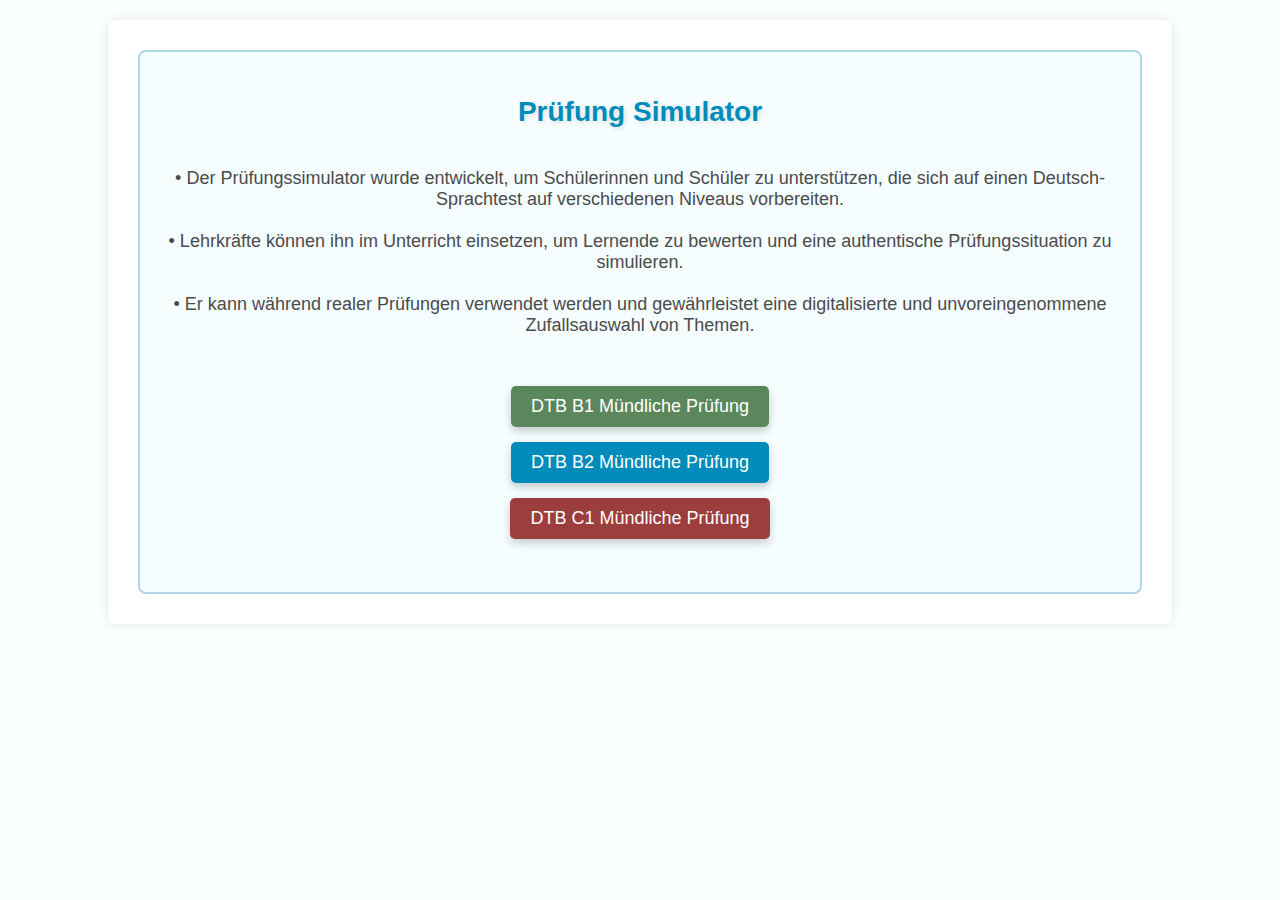
<file: index.html>
<!DOCTYPE html>
<html lang="en">
  <head>
    
    <!--GA-->
<script async src="https://www.googletagmanager.com/gtag/js?id=G-RR27M5PLG2"></script>
<script>
  window.dataLayer = window.dataLayer || [];
  function gtag(){dataLayer.push(arguments);}
  gtag('js', new Date());

  gtag('config', 'G-RR27M5PLG2');
</script>

<!--endGA-->

    <meta charset="UTF-8" />
    <meta name="viewport" content="width=device-width, initial-scale=1.0" />
    <title>Prufung Simulator</title>



    <link rel="stylesheet" href="index.css" />
  </head>
  <body>
    <div class="container">
      <section>
        <h1 class="title">Prüfung Simulator</h1>
        <p class="sub-title">
          • Der Prüfungssimulator wurde entwickelt, um Schülerinnen und Schüler
          zu unterstützen, die sich auf einen Deutsch-Sprachtest auf
          verschiedenen Niveaus vorbereiten.
          <br /><br />
          • Lehrkräfte können ihn im Unterricht einsetzen, um Lernende zu
          bewerten und eine authentische Prüfungssituation zu simulieren.
          <br /><br />
          • Er kann während realer Prüfungen verwendet werden und gewährleistet
          eine digitalisierte und unvoreingenommene Zufallsauswahl von Themen.
        </p>
        <div class="button-section">
          <button
            id="button-b1"
            class="exam-button"
            onclick="location.href='dtb-b1-Sprechen-teil-1.html'"
          >
            <span>DTB B1 Mündliche Prüfung</span>
          </button>
          <button
            id="button-b2"
            class="exam-button"
            onclick="location.href='dtb-b2-Sprechen-teil-1.html'"
          >
            <span>DTB B2 Mündliche Prüfung</span>
          </button>
          <button
            id="button-c1"
            class="exam-button"
            onclick="location.href='dtb-c1-Sprechen-teil-1.html'"
          >
            <span>DTB C1 Mündliche Prüfung</span>
          </button>
        </div>
      </section>
    </div>
    <script src="script.js"></script>
  </body>
</html>
</file>
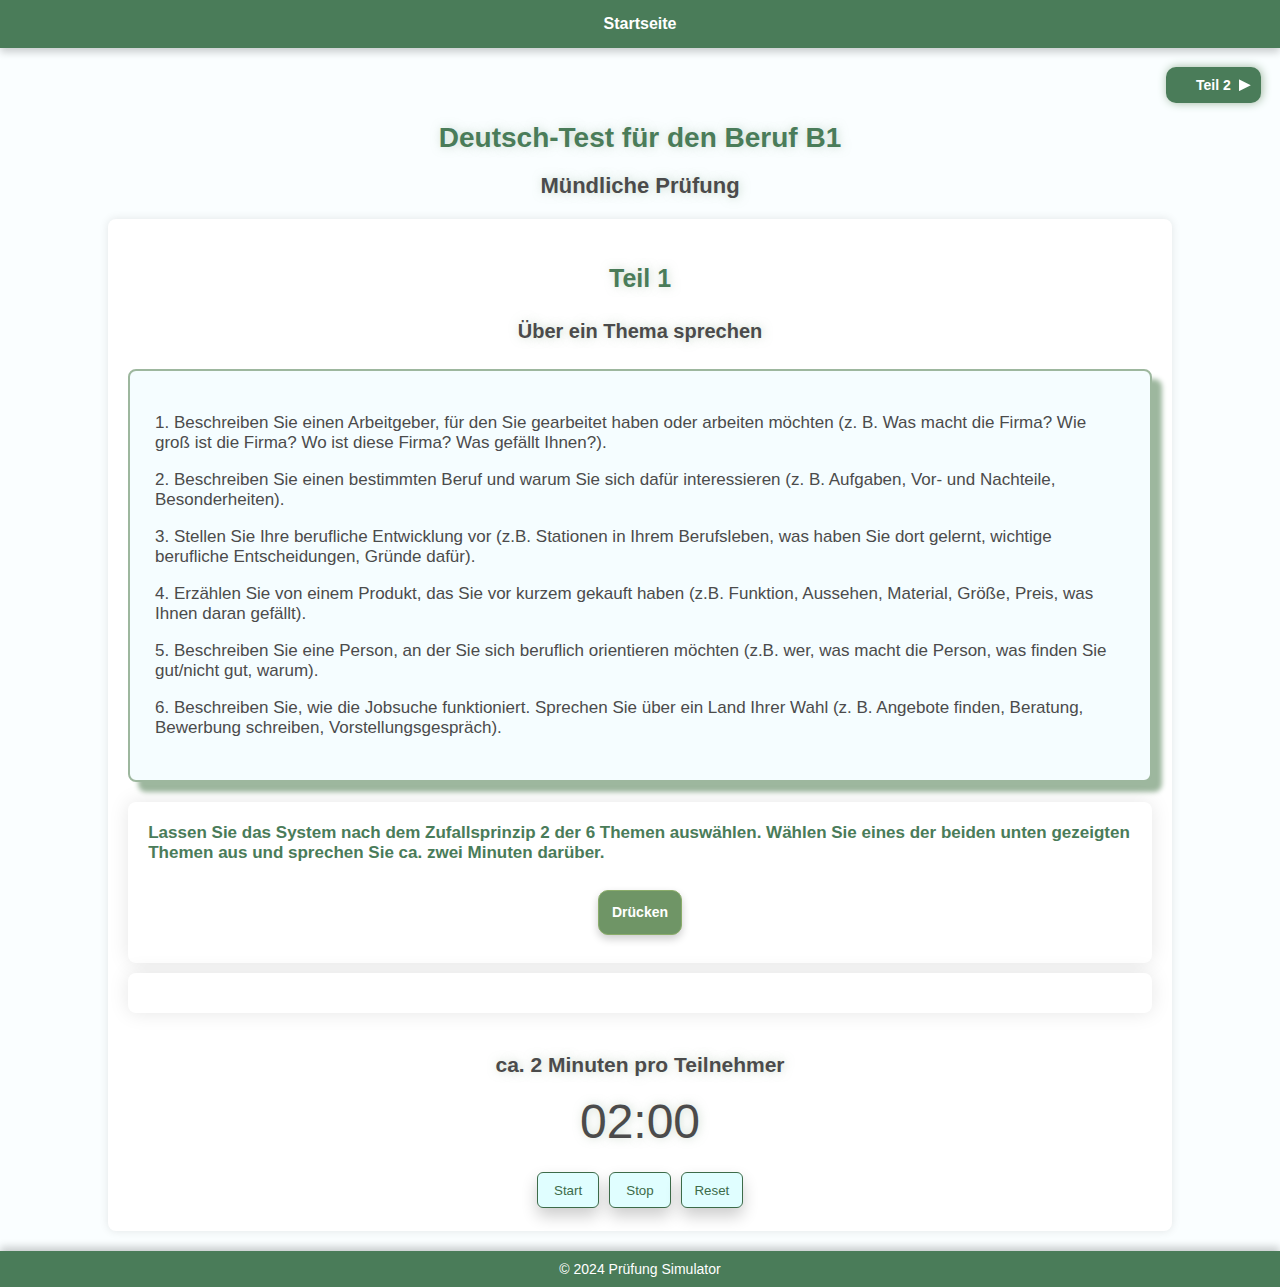
<file: dtb-b1-Sprechen-teil-1.html>
<!DOCTYPE html>
<html lang="en">
  <head>

  <!--GA-->
<script async src="https://www.googletagmanager.com/gtag/js?id=G-RR27M5PLG2"></script>
<script>
  window.dataLayer = window.dataLayer || [];
  function gtag(){dataLayer.push(arguments);}
  gtag('js', new Date());

  gtag('config', 'G-RR27M5PLG2');
</script>

<!--endGA-->


    <meta charset="UTF-8" />
    <meta name="viewport" content="width=device-width, initial-scale=1.0" />
    <title>BSK B1 Simulator</title>
    <link rel="stylesheet" href="dtb-b1.css" />
  </head>
  <body>
    <header class="header">
      <nav>
        <ul class="nav-links">
          <li><a href="index.html">Startseite</a></li>
          <!--<li><a href="#">Contact</a></li>-->
        </ul>
      </nav>
    </header>

    <div class="navigation-button-section-page1">
      <button
        id="forward-button"
        class="arrow-button right-arrow"
        onclick="location.href='dtb-b1-Sprechen-teil-2.html'"
      >
        <span>Teil 2</span>
      </button>
    </div>
    <h1 class="title">Deutsch-Test für den Beruf B1</h1>
    <h2 class="sub-title">Mündliche Prüfung</h2>
    <div class="container">
      <h3>Teil 1</h3>
      <h4>Über ein Thema sprechen</h4>

      <section id="paragraphs">
        <p>
          1. Beschreiben Sie einen Arbeitgeber, für den Sie gearbeitet haben
          oder arbeiten möchten (z. B. Was macht die Firma? Wie groß ist die
          Firma? Wo ist diese Firma? Was gefällt Ihnen?).
        </p>
        <p>
          2. Beschreiben Sie einen bestimmten Beruf und warum Sie sich dafür
          interessieren (z. B. Aufgaben, Vor- und Nachteile, Besonderheiten).
        </p>
        <p>
          3. Stellen Sie Ihre berufliche Entwicklung vor (z.B. Stationen in
          Ihrem Berufsleben, was haben Sie dort gelernt, wichtige berufliche
          Entscheidungen, Gründe dafür).
        </p>
        <p>
          4. Erzählen Sie von einem Produkt, das Sie vor kurzem gekauft haben
          (z.B. Funktion, Aussehen, Material, Größe, Preis, was Ihnen daran
          gefällt).
        </p>
        <p>
          5. Beschreiben Sie eine Person, an der Sie sich beruflich orientieren
          möchten (z.B. wer, was macht die Person, was finden Sie gut/nicht gut,
          warum).
        </p>
        <p>
          6. Beschreiben Sie, wie die Jobsuche funktioniert. Sprechen Sie über
          ein Land Ihrer Wahl (z. B. Angebote finden, Beratung, Bewerbung
          schreiben, Vorstellungsgespräch).
        </p>
      </section>
      <div class="button-section">
        <p id="button-text">
          Lassen Sie das System nach dem Zufallsprinzip 2 der 6 Themen
          auswählen. Wählen Sie eines der beiden unten gezeigten Themen aus und
          sprechen Sie ca. zwei Minuten darüber.
        </p>
        <button id="action-button">Drücken</button>
      </div>
      <div id="selected-paragraphs"></div>
      <div class="stopwatch-section">
        <h2>ca. 2 Minuten pro Teilnehmer</h2>
        <div id="countdown">02:00</div>
        <div class="stopwatch-buttons">
          <button id="start">Start</button>
          <button id="stop">Stop</button>
          <button id="reset">Reset</button>
        </div>
      </div>
    </div>

    <footer>
      <div class="footer-content">
        <p class="footer-text">© 2024 Prüfung Simulator</p>
      </div>
    </footer>

    <script src="dtb-b1-Sprechen-teil-1.js"></script>
  </body>
</html>
</file>
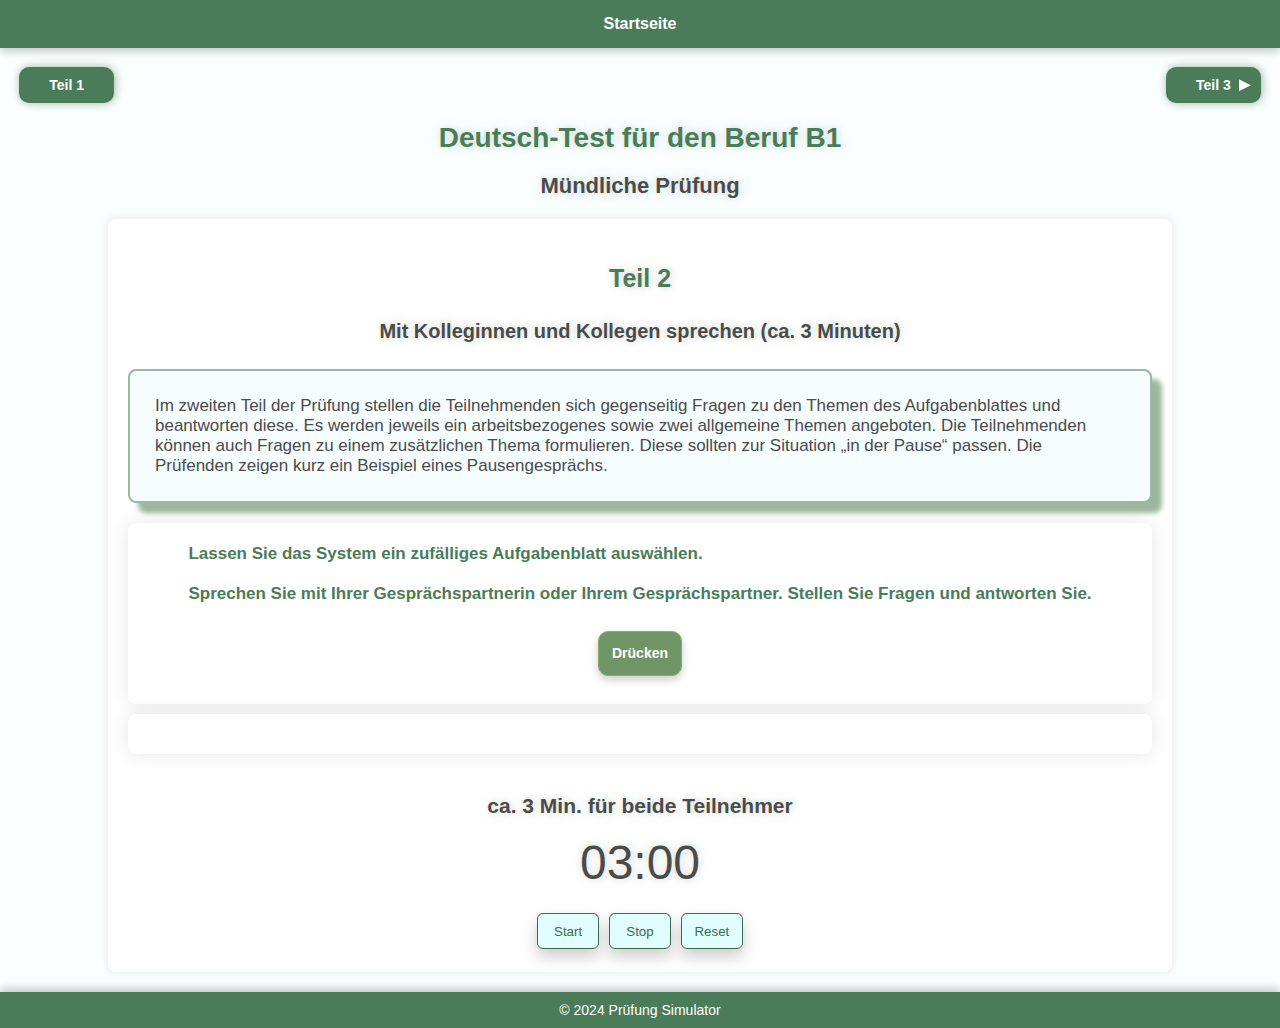
<file: dtb-b1-Sprechen-teil-2.html>
<!DOCTYPE html>
<html lang="en">
  <head>

  <!--GA-->
<script async src="https://www.googletagmanager.com/gtag/js?id=G-RR27M5PLG2"></script>
<script>
  window.dataLayer = window.dataLayer || [];
  function gtag(){dataLayer.push(arguments);}
  gtag('js', new Date());

  gtag('config', 'G-RR27M5PLG2');
</script>

<!--endGA-->


    <meta charset="UTF-8" />
    <meta name="viewport" content="width=device-width, initial-scale=1.0" />
    <title>BSK B1 Simulator - Page 2</title>
    <link rel="stylesheet" href="dtb-b1.css" />
  </head>
  <body>
    <header class="header">
      <nav>
        <ul class="nav-links">
          <li><a href="index.html">Startseite</a></li>
          <!--<li><a href="#">Contact</a></li>-->
        </ul>
      </nav>
    </header>

    <div class="navigation-button-section">
      <button
        id="back-button"
        class="arrow-button left-arrow"
        onclick="location.href='dtb-b1-Sprechen-teil-1.html'"
      >
        <span>Teil 1</span>
      </button>
      <button
        id="forward-button"
        class="arrow-button right-arrow"
        onclick="location.href='dtb-b1-Sprechen-teil-3.html'"
      >
        <span>Teil 3</span>
      </button>
    </div>
    <h1 class="title">Deutsch-Test für den Beruf B1</h1>
    <h2 class="sub-title">Mündliche Prüfung</h2>
    <div class="container">
      <h3>Teil 2</h3>
      <h4>Mit Kolleginnen und Kollegen sprechen (ca. 3 Minuten)</h4>

      <section class="description">
        Im zweiten Teil der Prüfung stellen die Teilnehmenden sich gegenseitig
        Fragen zu den Themen des Aufgabenblattes und beantworten diese. Es
        werden jeweils ein arbeitsbezogenes sowie zwei allgemeine Themen
        angeboten. Die Teilnehmenden können auch Fragen zu einem zusätzlichen
        Thema formulieren. Diese sollten zur Situation „in der Pause“ passen.
        Die Prüfenden zeigen kurz ein Beispiel eines Pausengesprächs.
      </section>

      <section id="paragraphs" style="display: none">
        <h1>B1 BSK - Mündliche Prüfung Teil 2</h1>
        <h2>Section with Paragraphs</h2>

        <p class="aufgabe-image">
          <img
            src="dtb-b1-Sprechen-teil-2 images/B1Teil2_1.webp"
            alt="aufgabe"
          />
        </p>

        <p class="aufgabe-image">
          <img
            src="dtb-b1-Sprechen-teil-2 images/B1Teil2_2.webp"
            alt="aufgabe"
          />
        </p>
        <p class="aufgabe-image">
          <img
            src="dtb-b1-Sprechen-teil-2 images/B1Teil2_3.webp"
            alt="aufgabe"
          />
        </p>
        <p class="aufgabe-image">
          <img
            src="dtb-b1-Sprechen-teil-2 images/B1Teil2_4.webp"
            alt="aufgabe"
          />
        </p>
        <p class="aufgabe-image">
          <img
            src="dtb-b1-Sprechen-teil-2 images/B1Teil2_5.webp"
            alt="aufgabe"
          />
        </p>
        <p class="aufgabe-image">
          <img
            src="dtb-b1-Sprechen-teil-2 images/B1Teil2_6.webp"
            alt="aufgabe"
          />
        </p>
        <p class="aufgabe-image">
          <img
            src="dtb-b1-Sprechen-teil-2 images/B1Teil2_7.webp"
            alt="aufgabe"
          />
        </p>
        <p class="aufgabe-image">
          <img
            src="dtb-b1-Sprechen-teil-2 images/B1Teil2_8.webp"
            alt="aufgabe"
          />
        </p>
        <p class="aufgabe-image">
          <img
            src="dtb-b1-Sprechen-teil-2 images/B1Teil2_9.webp"
            alt="aufgabe"
          />
        </p>
      </section>
      <div class="button-section">
        <p id="button-text">
          Lassen Sie das System ein zufälliges Aufgabenblatt auswählen.
          <br /><br />Sprechen Sie mit Ihrer Gesprächspartnerin oder Ihrem
          Gesprächspartner. Stellen Sie Fragen und antworten Sie.
        </p>
        <button id="action-button">Drücken</button>
      </div>
      <div id="selected-paragraphs"></div>
      <div class="stopwatch-section">
        <h2>ca. 3 Min. für beide Teilnehmer</h2>
        <div id="countdown">03:00</div>
        <div class="stopwatch-buttons">
          <button id="start">Start</button>
          <button id="stop">Stop</button>
          <button id="reset">Reset</button>
        </div>
      </div>
    </div>

    <footer>
      <div class="footer-content">
        <p class="footer-text">© 2024 Prüfung Simulator</p>
      </div>
    </footer>

    <script src="dtb-b1-Sprechen-teil-2.js"></script>
  </body>
</html>
</file>
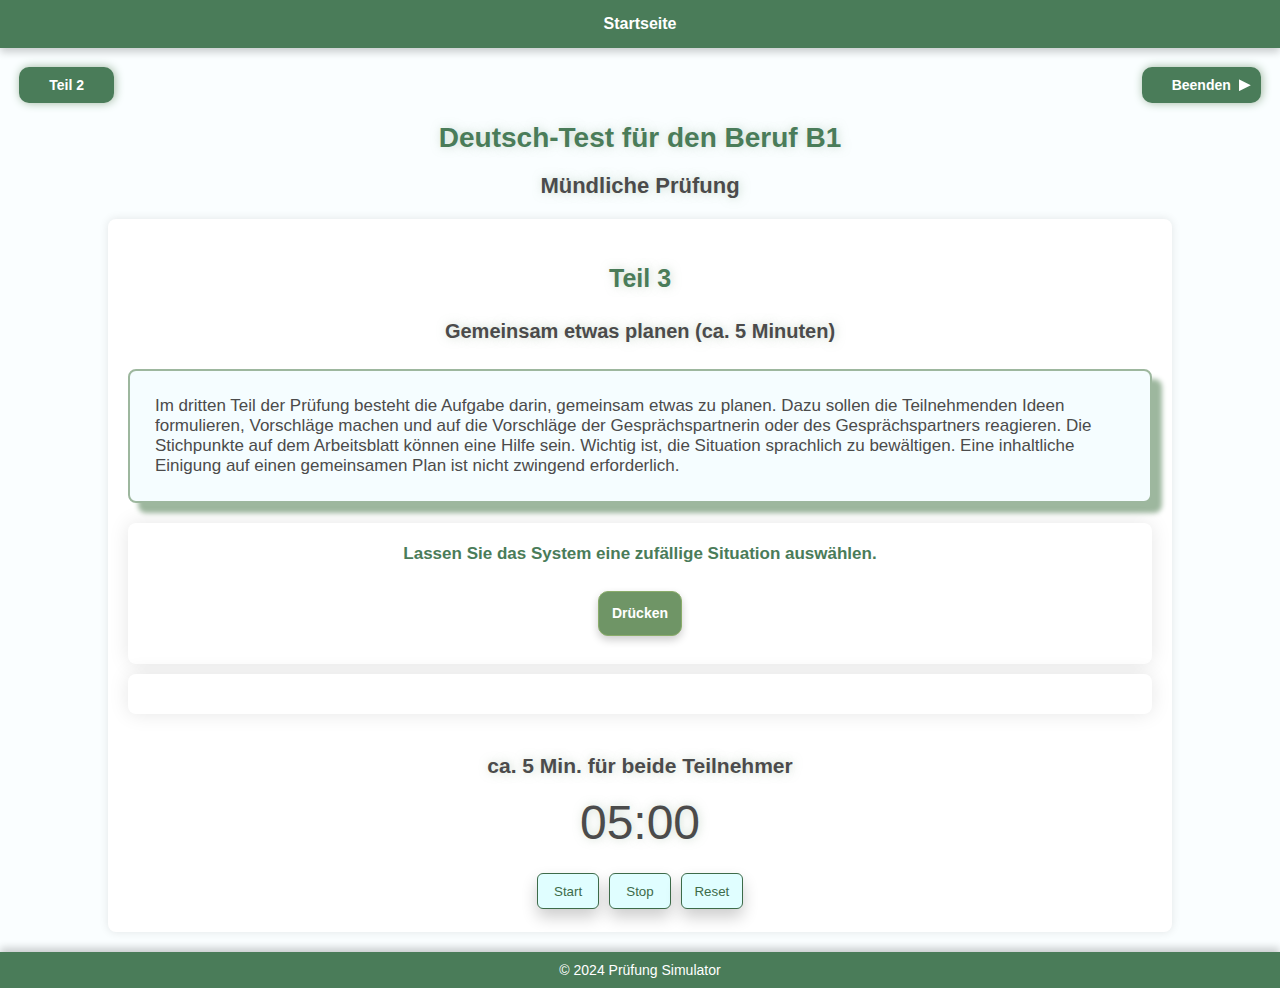
<file: dtb-b1-Sprechen-teil-3.html>
<!DOCTYPE html>
<html lang="en">
  <head>

  <!--GA-->
<script async src="https://www.googletagmanager.com/gtag/js?id=G-RR27M5PLG2"></script>
<script>
  window.dataLayer = window.dataLayer || [];
  function gtag(){dataLayer.push(arguments);}
  gtag('js', new Date());

  gtag('config', 'G-RR27M5PLG2');
</script>

<!--endGA-->


    <meta charset="UTF-8" />
    <meta name="viewport" content="width=device-width, initial-scale=1.0" />
    <title>BSK B1 Simulator - Page 3</title>
    <link rel="stylesheet" href="dtb-b1.css" />
  </head>
  <body>
    <header class="header">
      <nav>
        <ul class="nav-links">
          <li><a href="index.html">Startseite</a></li>
          <!--<li><a href="#">Contact</a></li>-->
        </ul>
      </nav>
    </header>

    <div class="navigation-button-section">
      <button
        id="back-button"
        class="arrow-button left-arrow"
        onclick="location.href='dtb-b1-Sprechen-teil-2.html'"
      >
        <span>Teil 2</span>
      </button>
      <button
        id="forward-button"
        class="arrow-button right-arrow"
        onclick="location.href='index.html'"
      >
        <span>Beenden</span>
      </button>
    </div>
    <h1 class="title">Deutsch-Test für den Beruf B1</h1>
    <h2 class="sub-title">Mündliche Prüfung</h2>
    <div class="container">
      <h3>Teil 3</h3>
      <h4>Gemeinsam etwas planen (ca. 5 Minuten)</h4>

      <section class="description">
        Im dritten Teil der Prüfung besteht die Aufgabe darin, gemeinsam etwas
        zu planen. Dazu sollen die Teilnehmenden Ideen formulieren, Vorschläge
        machen und auf die Vorschläge der Gesprächspartnerin oder des
        Gesprächspartners reagieren. Die Stichpunkte auf dem Arbeitsblatt können
        eine Hilfe sein. Wichtig ist, die Situation sprachlich zu bewältigen.
        Eine inhaltliche Einigung auf einen gemeinsamen Plan ist nicht zwingend
        erforderlich.
      </section>

      <section id="paragraphs" style="display: none">
        <h1>B1 BSK - Mündliche Prüfung Teil 2</h1>
        <h2>Situation</h2>

        <p>
          Situation: Sie arbeiten beide in einer Firma.
          <br />
          Sie möchten in Zukunft gemeinsam zur Arbeit fahren.
          <br /><br />
          Aufgabe: Sprechen Sie mit Ihrer Partnerin oder Ihrem Partner über die
          Einzelheiten. Machen Sie Vorschläge und begründen Sie Ihre Vorschläge.
          Gehen Sie auf die Ideen Ihrer Partnerin oder Ihres Partners ein.
          Einigen Sie sich. Diese Stichpunkte helfen Ihnen:
          <br /><br />
          <span class="bullet-point">• Vorteile</span>
          <span class="bullet-point">• Verkehrsmittel</span>
          <span class="bullet-point">• Wann?</span>
          <span class="bullet-point">• Treffpunkt</span>
        </p>
        <p>
          Situation: Sie arbeiten zusammen in einer Firma. Ihr Chef hat nächsten
          Montag Geburtstag. Sie möchten ihm ein Geschenk kaufen.
          <br /><br />
          Aufgabe: Sprechen Sie mit Ihrer Partnerin oder Ihrem Partner über die
          Einzelheiten. Machen Sie Vorschläge und begründen Sie Ihre Vorschläge.
          Gehen Sie auf die Ideen Ihrer Partnerin oder Ihres Partners ein.
          Einigen Sie sich. Diese Stichpunkte helfen Ihnen:
          <br /><br />
          <span class="bullet-point">• Wie teuer?</span>
          <span class="bullet-point">• Geld sammeln?</span>
          <span class="bullet-point">• Was kaufen?</span>
          <span class="bullet-point">• Wo kaufen?</span>
        </p>

        <p>
          Situation: Sie arbeiten zusammen in einer Firma. Ein Kollege von Ihnen
          geht in Rente. Sie möchten ihm ein Abschiedsgeschenk kaufen.
          <br /><br />
          Aufgabe: Sprechen Sie mit Ihrer Partnerin oder Ihrem Partner über die
          Einzelheiten. Machen Sie Vorschläge und begründen Sie Ihre Vorschläge.
          Gehen Sie auf die Ideen Ihrer Partnerin oder Ihres Partners ein.
          Einigen Sie sich. Diese Stichpunkte helfen Ihnen:
          <br /><br />
          <span class="bullet-point">• Was schenkt man?</span>
          <span class="bullet-point">• Wer kauft es?</span>
          <span class="bullet-point">• Wie teuer?</span>
          <span class="bullet-point">• Wann schenkt man es?</span>
        </p>

        <p>
          Situation: Sie sind Kollegen und möchten zusammen die Abschiedsparty
          für eine Kollegin aus Ihrer Firma planen. Die Firma bezahlt die
          Getränke.
          <br /><br />
          Aufgabe: Sprechen Sie mit Ihrer Partnerin oder Ihrem Partner über die
          Einzelheiten. Machen Sie Vorschläge und begründen Sie Ihre Vorschläge.
          Gehen Sie auf die Ideen Ihrer Partnerin oder Ihres Partners ein.
          Einigen Sie sich. Diese Stichpunkte helfen Ihnen:
          <br /><br />
          <span class="bullet-point">• Was machen?</span>
          <span class="bullet-point">• Termin?</span>
          <span class="bullet-point">• Wen einladen?</span>
          <span class="bullet-point">• Geschenk?</span>
        </p>

        <p>
          Situation: Sie arbeiten zusammen in einer Firma. Sie haben diesen
          Monat ein Teammeeting und Sie müssen es planen.
          <br /><br />
          Aufgabe: Sprechen Sie mit Ihrer Partnerin oder Ihrem Partner über die
          Einzelheiten. Machen Sie Vorschläge und begründen Sie Ihre Vorschläge.
          Gehen Sie auf die Ideen Ihrer Partnerin oder Ihres Partners ein.
          Einigen Sie sich. Diese Stichpunkte helfen Ihnen:
          <br /><br />
          <span class="bullet-point">• Wann Teammeeting abhalten?</span>
          <span class="bullet-point">• Wo stattfinden?</span>
          <span class="bullet-point">• Tagesordnung erstellen?</span>
          <span class="bullet-point">• Essen und Getränke?</span>
        </p>
      </section>
      <div class="button-section">
        <p id="button-text">
          Lassen Sie das System eine zufällige Situation auswählen.
        </p>
        <button id="action-button">Drücken</button>
      </div>
      <div id="selected-paragraphs"></div>
      <div class="stopwatch-section">
        <h2>ca. 5 Min. für beide Teilnehmer</h2>
        <div id="countdown">05:00</div>
        <div class="stopwatch-buttons">
          <button id="start">Start</button>
          <button id="stop">Stop</button>
          <button id="reset">Reset</button>
        </div>
      </div>
    </div>

    <footer>
      <div class="footer-content">
        <p class="footer-text">© 2024 Prüfung Simulator</p>
      </div>
    </footer>

    <script src="dtb-b1-Sprechen-teil-3.js"></script>
  </body>
</html>
</file>
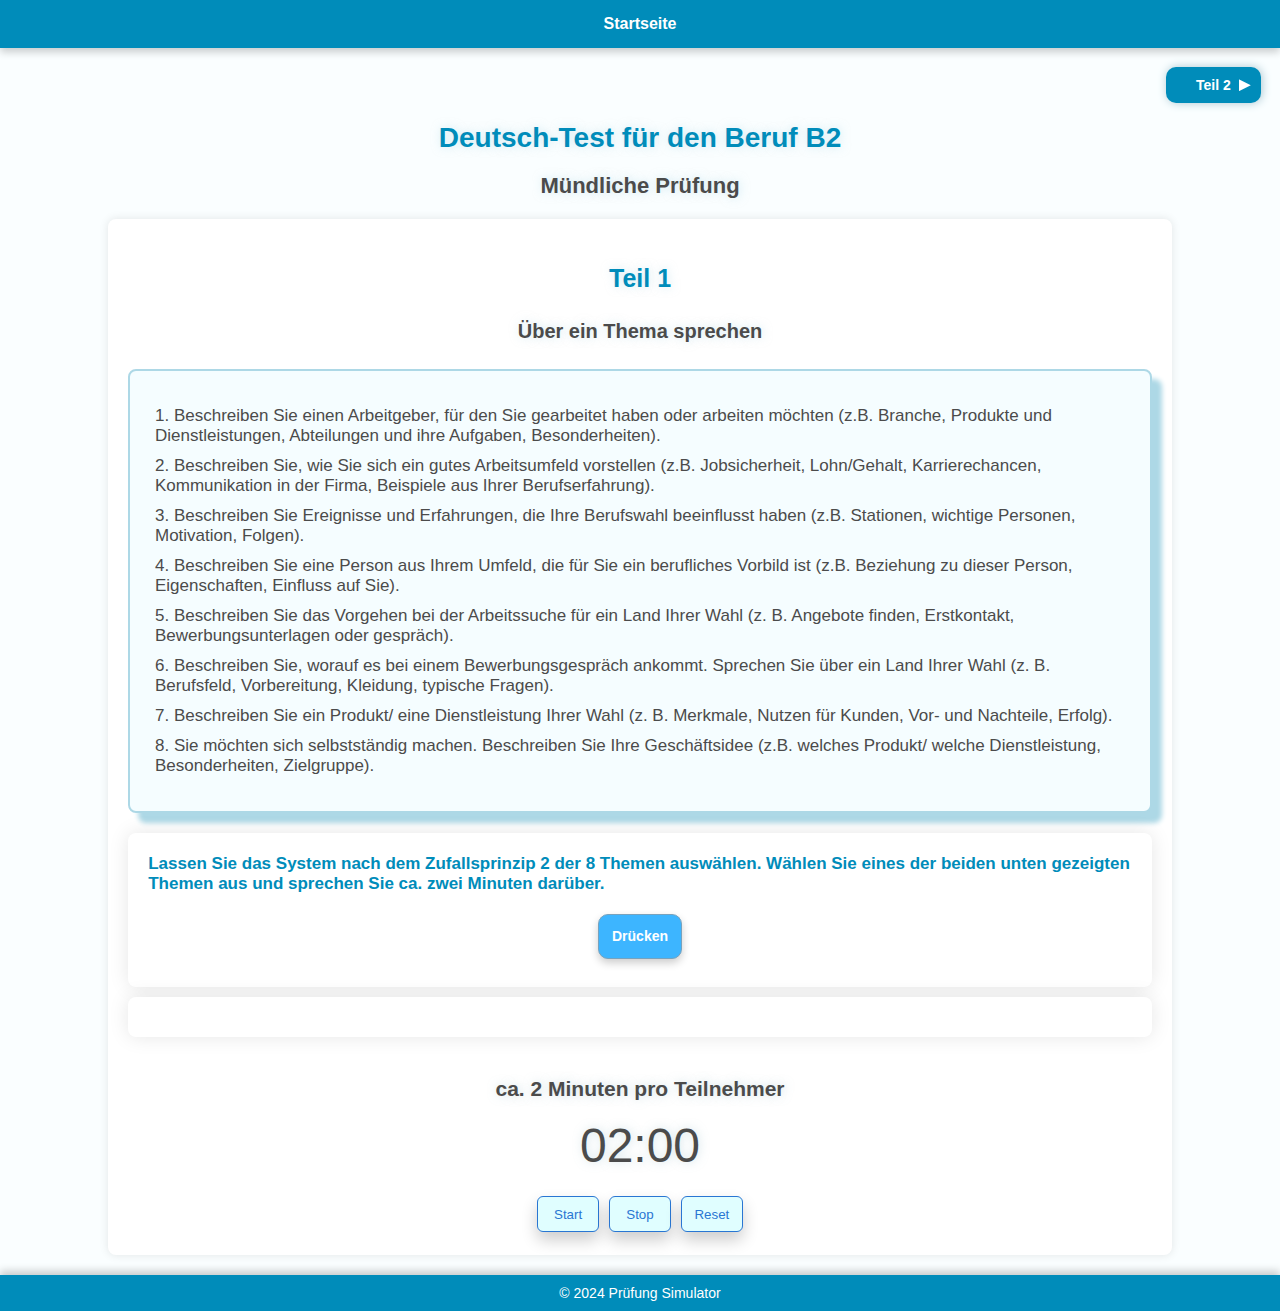
<file: dtb-b2-Sprechen-teil-1.html>
<!DOCTYPE html>
<html lang="en">
  <head>

  <!--GA-->
<script async src="https://www.googletagmanager.com/gtag/js?id=G-RR27M5PLG2"></script>
<script>
  window.dataLayer = window.dataLayer || [];
  function gtag(){dataLayer.push(arguments);}
  gtag('js', new Date());

  gtag('config', 'G-RR27M5PLG2');
</script>

<!--endGA-->


    <meta charset="UTF-8" />
    <meta name="viewport" content="width=device-width, initial-scale=1.0" />
    <title>BSK B2 Simulator</title>
    <link rel="stylesheet" href="dtb-b2.css" />
  </head>
  <body>
    <header class="header">
      <nav>
        <ul class="nav-links">
          <li><a href="index.html">Startseite</a></li>
          <!--<li><a href="#">Contact</a></li>-->
        </ul>
      </nav>
    </header>

    <div class="navigation-button-section-page1">
      <button
        id="forward-button"
        class="arrow-button right-arrow"
        onclick="location.href='dtb-b2-Sprechen-teil-2.html'"
      >
        <span>Teil 2</span>
      </button>
    </div>
    <h1 class="title">Deutsch-Test für den Beruf B2</h1>
    <h2 class="sub-title">Mündliche Prüfung</h2>
    <div class="container">
      <h3>Teil 1</h3>
      <h4>Über ein Thema sprechen</h4>

      <section id="paragraphs">
        <p>
          1. Beschreiben Sie einen Arbeitgeber, für den Sie gearbeitet haben
          oder arbeiten möchten (z.B. Branche, Produkte und Dienstleistungen,
          Abteilungen und ihre Aufgaben, Besonderheiten).
        </p>
        <p>
          2. Beschreiben Sie, wie Sie sich ein gutes Arbeitsumfeld vorstellen
          (z.B. Jobsicherheit, Lohn/Gehalt, Karrierechancen, Kommunikation in
          der Firma, Beispiele aus Ihrer Berufserfahrung).
        </p>
        <p>
          3. Beschreiben Sie Ereignisse und Erfahrungen, die Ihre Berufswahl
          beeinflusst haben (z.B. Stationen, wichtige Personen, Motivation,
          Folgen).
        </p>
        <p>
          4. Beschreiben Sie eine Person aus Ihrem Umfeld, die für Sie ein
          berufliches Vorbild ist (z.B. Beziehung zu dieser Person,
          Eigenschaften, Einfluss auf Sie).
        </p>
        <p>
          5. Beschreiben Sie das Vorgehen bei der Arbeitssuche für ein Land
          Ihrer Wahl (z. B. Angebote finden, Erstkontakt, Bewerbungsunterlagen
          oder gespräch).
        </p>
        <p>
          6. Beschreiben Sie, worauf es bei einem Bewerbungsgespräch ankommt.
          Sprechen Sie über ein Land Ihrer Wahl (z. B. Berufsfeld, Vorbereitung,
          Kleidung, typische Fragen).
        </p>
        <p>
          7. Beschreiben Sie ein Produkt/ eine Dienstleistung Ihrer Wahl (z. B.
          Merkmale, Nutzen für Kunden, Vor- und Nachteile, Erfolg).
        </p>
        <p>
          8. Sie möchten sich selbstständig machen. Beschreiben Sie Ihre
          Geschäftsidee (z.B. welches Produkt/ welche Dienstleistung,
          Besonderheiten, Zielgruppe).
        </p>
      </section>
      <div class="button-section">
        <p id="button-text">
          Lassen Sie das System nach dem Zufallsprinzip 2 der 8 Themen
          auswählen. Wählen Sie eines der beiden unten gezeigten Themen aus und
          sprechen Sie ca. zwei Minuten darüber.
        </p>
        <button id="action-button">Drücken</button>
      </div>
      <div id="selected-paragraphs"></div>
      <div class="stopwatch-section">
        <h2>ca. 2 Minuten pro Teilnehmer</h2>
        <div id="countdown">02:00</div>
        <div class="stopwatch-buttons">
          <button id="start">Start</button>
          <button id="stop">Stop</button>
          <button id="reset">Reset</button>
        </div>
      </div>
    </div>

    <footer>
      <div class="footer-content">
        <p class="footer-text">© 2024 Prüfung Simulator</p>
      </div>
    </footer>

    <script src="dtb-b2-Sprechen-teil-1.js"></script>
  </body>
</html>
</file>
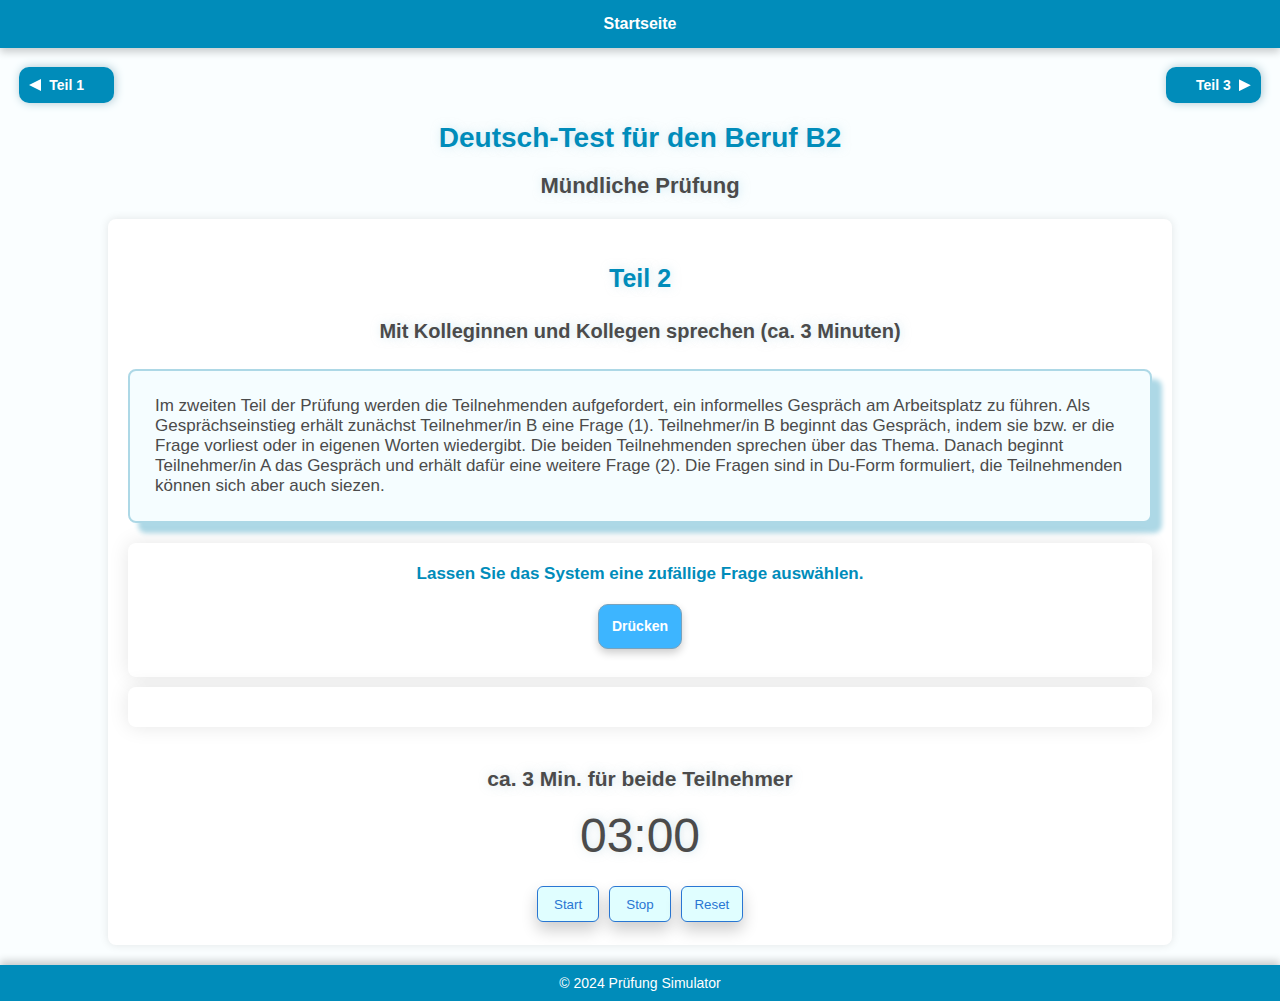
<file: dtb-b2-Sprechen-teil-2.html>
<!DOCTYPE html>
<html lang="en">
  <head>


  <!--GA-->
<script async src="https://www.googletagmanager.com/gtag/js?id=G-RR27M5PLG2"></script>
<script>
  window.dataLayer = window.dataLayer || [];
  function gtag(){dataLayer.push(arguments);}
  gtag('js', new Date());

  gtag('config', 'G-RR27M5PLG2');
</script>

<!--endGA-->


    <meta charset="UTF-8" />
    <meta name="viewport" content="width=device-width, initial-scale=1.0" />
    <title>BSK B2 Simulator - Page 2</title>
    <link rel="stylesheet" href="dtb-b2.css" />
  </head>
  <body>
    <header class="header">
      <nav>
        <ul class="nav-links">
          <li><a href="index.html">Startseite</a></li>
          <!--<li><a href="#">Contact</a></li>-->
        </ul>
      </nav>
    </header>

    <div class="navigation-button-section">
      <button
        id="back-button"
        class="arrow-button left-arrow"
        onclick="location.href='dtb-b2-Sprechen-teil-1.html'"
      >
        <span>Teil 1</span>
      </button>
      <button
        id="forward-button"
        class="arrow-button right-arrow"
        onclick="location.href='dtb-b2-Sprechen-teil-3.html'"
      >
        <span>Teil 3</span>
      </button>
    </div>
    <h1 class="title">Deutsch-Test für den Beruf B2</h1>
    <h2 class="sub-title">Mündliche Prüfung</h2>
    <div class="container">
      <h3>Teil 2</h3>
      <h4>Mit Kolleginnen und Kollegen sprechen (ca. 3 Minuten)</h4>

      <section class="description">
        Im zweiten Teil der Prüfung werden die Teilnehmenden aufgefordert, ein
        informelles Gespräch am Arbeitsplatz zu führen. Als Gesprächseinstieg
        erhält zunächst Teilnehmer/in B eine Frage (1). Teilnehmer/in B beginnt
        das Gespräch, indem sie bzw. er die Frage vorliest oder in eigenen
        Worten wiedergibt. Die beiden Teilnehmenden sprechen über das Thema.
        Danach beginnt Teilnehmer/in A das Gespräch und erhält dafür eine
        weitere Frage (2). Die Fragen sind in Du-Form formuliert, die
        Teilnehmenden können sich aber auch siezen.
      </section>

      <section id="paragraphs" style="display: none">
        <h1>B2 BSK - Mündliche Prüfung Teil 2</h1>
        <h2>Section with 25 Paragraphs</h2>

        <p>
          Ich arbeite gerne mit anderen im Team. Welche Erfahrungen hast du
          damit gemacht?
        </p>
        <p>Ich nehme mir den Brückentag frei. Was machst du an dem Tag?</p>
        <p>Ich stehe morgens oft im Stau. Wie fährst du zur Arbeit?</p>
        <p>
          Für mich ist Arbeit mehr als Geld verdienen, sie muss Spaß machen. Wie
          ist das bei dir?
        </p>
        <p>
          Obwohl ich Teilzeit arbeite, muss ich in letzter Zeit viele
          Überstunden machen. Wie ist das bei dir?
        </p>
        <p>Gehst du immer gleich zum Arzt, wenn du krank bist?</p>
        <p>
          Ich hätte gern flexible Arbeitszeiten. Wann musst du morgens anfangen?
        </p>
        <p>Hast du Pläne für das Wochenende? Guckst du Fußball?</p>
        <p>
          Das Essen in der Kantine ist schrecklich. Wo könnte man mittags noch
          essen?
        </p>
        <p>Hast du eigentlich schon Pläne für den Urlaub?</p>
        <p>Würdest du gern in Teilzeit arbeiten?</p>
        <p>
          Frau da Costa geht nächste Woche in Rente. Was könnte man ihr zum
          Abschied schenken?
        </p>
        <p>
          Seit ich ein Kind habe, merke ich, dass Beruf und Privatleben gar
          nicht so einfach zu vereinbaren sind. Welche Erfahrungen hast du damit
          gemacht?
        </p>
        <p>
          Mit Filmen kann ich mich richtig gut entspannen. Wie entspannst du am
          besten von der Arbeit?
        </p>
        <p>
          Hast du Vorschläge für unser Betriebsfest? Das letzte Mal war es doch
          ziemlich langweilig.
        </p>
        <p>
          Ich würde gern meine Kollegen auch privat besser kennenlernen. Wann
          und wo könnte man sich mal treffen?
        </p>
        <p>
          Was findest du besser: einmal im Jahr einen langen Urlaub machen oder
          mehrmals einen Kurzurlaub?
        </p>
        <p>
          Ich sieze meine Vorgesetzten lieber. Kannst du dir vorstellen, deinen
          Chef oder deine Chefin zu duzen?
        </p>
        <p>
          Ich singe jetzt in einem Chor. Was machst du gern in deiner Freizeit?
        </p>
        <p>
          Ich würde gern mobil arbeiten: zu Hause, am See, im Garten. Hast du
          schon mal mobil gearbeitet?
        </p>
        <p>Was machst du in deinem Urlaub? Verreist du?</p>
        <p>
          Ich würde gerne im Home-Office arbeiten. Könntest du dir das auch
          vorstellen?
        </p>
        <p>
          Hast du Vorschläge für unseren Betriebsausflug? Wohin würdest du gerne
          fahren?
        </p>
        <p>
          Wir arbeiten bald alle in einem Großraumbüro. Ich stelle mir das nicht
          so angenehm vor. Was meinst du?
        </p>
        <p>
          Ich bringe mir häufig Essen von zu Hause mit und bleibe an meinem
          Schreibtisch. Wie verbringst du normalerweise deine Mittagspause?
        </p>

        <p>
          Hast du Vorschläge für unser Betriebs-fest? Das letzte Mal war es doch
          ziemlich langweilig.
        </p>
        <p>
          Ich würde gern meine Kollegen auch privat besser kennenlernen. Wann
          und wo könnte man sich mal treffen?
        </p>
      </section>
      <div class="button-section">
        <p id="button-text">
          Lassen Sie das System eine zufällige Frage auswählen.
        </p>
        <button id="action-button">Drücken</button>
      </div>
      <div id="selected-paragraphs"></div>
      <div class="stopwatch-section">
        <h2>ca. 3 Min. für beide Teilnehmer</h2>
        <div id="countdown">03:00</div>
        <div class="stopwatch-buttons">
          <button id="start">Start</button>
          <button id="stop">Stop</button>
          <button id="reset">Reset</button>
        </div>
      </div>
    </div>

    <footer>
      <div class="footer-content">
        <p class="footer-text">© 2024 Prüfung Simulator</p>
      </div>
    </footer>

    <script src="dtb-b2-Sprechen-teil-2.js"></script>
  </body>
</html>
</file>
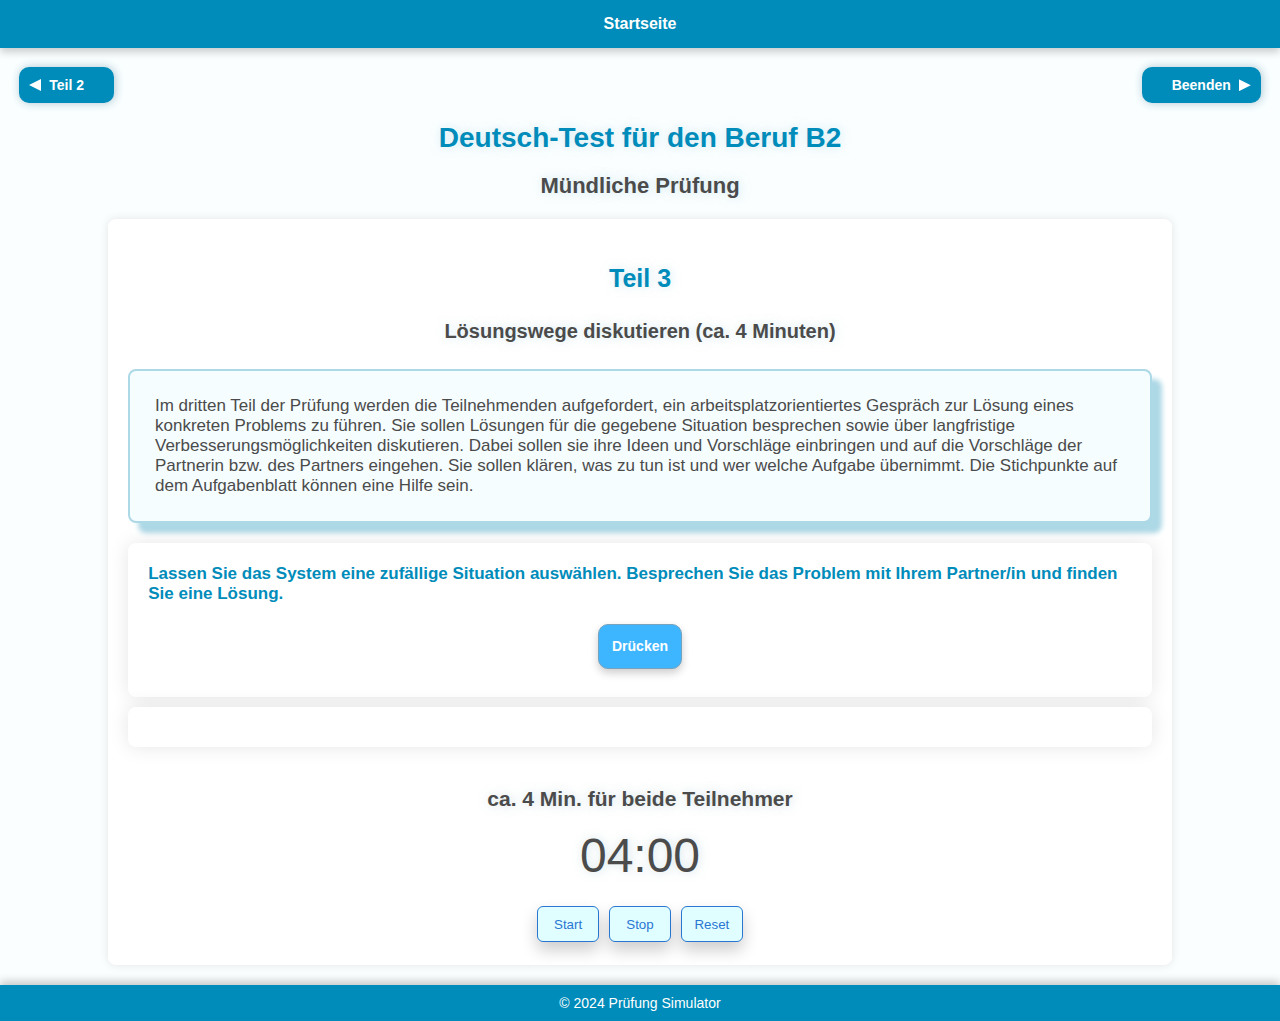
<file: dtb-b2-Sprechen-teil-3.html>
<!DOCTYPE html>
<html lang="en">
  <head>

  <!--GA-->
<script async src="https://www.googletagmanager.com/gtag/js?id=G-RR27M5PLG2"></script>
<script>
  window.dataLayer = window.dataLayer || [];
  function gtag(){dataLayer.push(arguments);}
  gtag('js', new Date());

  gtag('config', 'G-RR27M5PLG2');
</script>

<!--endGA-->


    <meta charset="UTF-8" />
    <meta name="viewport" content="width=device-width, initial-scale=1.0" />
    <title>BSK B2 Simulator - Page 3</title>
    <link rel="stylesheet" href="dtb-b2.css" />
  </head>
  <body>
    <header class="header">
      <nav>
        <ul class="nav-links">
          <li><a href="index.html">Startseite</a></li>
          <!--<li><a href="#">Contact</a></li>-->
        </ul>
      </nav>
    </header>

    <div class="navigation-button-section">
      <button
        id="back-button"
        class="arrow-button left-arrow"
        onclick="location.href='dtb-b2-Sprechen-teil-2.html'"
      >
        <span>Teil 2</span>
      </button>
      <button
        id="forward-button"
        class="arrow-button right-arrow"
        onclick="location.href='index.html'"
      >
        <span>Beenden</span>
      </button>
    </div>
    <h1 class="title">Deutsch-Test für den Beruf B2</h1>
    <h2 class="sub-title">Mündliche Prüfung</h2>
    <div class="container">
      <h3>Teil 3</h3>
      <h4>Lösungswege diskutieren (ca. 4 Minuten)</h4>

      <section class="description">
        Im dritten Teil der Prüfung werden die Teilnehmenden aufgefordert, ein
        arbeitsplatzorientiertes Gespräch zur Lösung eines konkreten Problems zu
        führen. Sie sollen Lösungen für die gegebene Situation besprechen sowie
        über langfristige Verbesserungsmöglichkeiten diskutieren. Dabei sollen
        sie ihre Ideen und Vorschläge einbringen und auf die Vorschläge der
        Partnerin bzw. des Partners eingehen. Sie sollen klären, was zu tun ist
        und wer welche Aufgabe übernimmt. Die Stichpunkte auf dem Aufgabenblatt
        können eine Hilfe sein.
      </section>

      <section id="paragraphs" style="display: none">
        <h1>B2 BSK - Mündliche Prüfung Teil 2</h1>
        <h2>Situation</h2>

        <p>
          Sie arbeiten in einem Seniorenwohnheim. Der Essenlieferdienst fällt
          für drei Wochen aus, da mehrere Mitarbeiter erkrankt sind. Nun müssen
          die Mahlzeiten für die Bewohner vom Personal selbst organisiert
          werden.
          <br /><br />
          <span class="bullet-point"
            >• Notfallplan zur Mahlzeitenorganisation erstellen?</span
          >
          <span class="bullet-point">• Freiwillige oder Aushilfen suchen?</span>
          <span class="bullet-point"
            >• Information an Bewohner und Angehörige?</span
          >
          <span class="bullet-point"
            >• Zwischenzeitlich Lieferdienste oder Restaurants
            beauftragen?</span
          >
          <span class="bullet-point"
            >• Langfristige Strategien zur Sicherstellung der
            Essensversorgung?</span
          >
        </p>

        <p>
          Sie arbeiten in einer Catering-Firma und liefern Essen an
          Kindergärten. In letzter Zeit haben sich mehrere Kindergärten
          beschwert, dass nicht genug Obst und Gemüse angeboten wird.
          <br /><br />
          <span class="bullet-point"
            >• Angebot an Obst und Gemüse erhöhen?</span
          >
          <span class="bullet-point"
            >• Rücksprache mit Lieferanten halten?</span
          >
          <span class="bullet-point"
            >• Kindergärten über geplante Maßnahmen informieren?</span
          >
          <span class="bullet-point"
            >• Regelmäßiges Feedback von Kindergärten einholen?</span
          >
          <span class="bullet-point"
            >• Langfristige Ernährungspläne überarbeiten?</span
          >
        </p>

        <p>
          Sie arbeiten schon länger mit einem Installateurbetrieb zusammen. Seit
          einiger Zeit arbeitet die Firma sehr unzuverlässig, Termine werden
          nicht eingehalten, auch die Arbeiten werden schlecht erledigt. So
          wurde zum Beispiel die Heizungsanlage mangelhaft repariert.
          <br /><br />
          <span class="bullet-point"
            >• Gespräch mit dem Installateurbetrieb führen?</span
          >
          <span class="bullet-point"
            >• Mangelhafte Arbeiten dokumentieren und reklamieren?</span
          >
          <span class="bullet-point"
            >• Eventuell neuen Installateurbetrieb suchen?</span
          >
          <span class="bullet-point"
            >• Information an die betroffenen Parteien?</span
          >
          <span class="bullet-point"
            >• Langfristige Qualitätskontrollen einführen?</span
          >
        </p>

        <p>
          Sie arbeiten zusamme für einen Onlineshop. Einige Kunden und Kundinnen
          haben sich darüber beschwert, dass bestellte Ware schlecht verpackt
          oder in beschädigtem Zustand bei ihnen angekommen ist.
          <br /><br />
          <span class="bullet-point"
            >• Lösungswege diskutieren: Beschädigte Ware: Was tun?</span
          >
          <span class="bullet-point"
            >• Kunden und Kundinnen: Wie kontaktieren? Was als Entschädigung
            anbieten?</span
          >
          <span class="bullet-point"
            >• Langfristig: Was tun, damit Ware in einwandfreiem Zustand
            ankommt?</span
          >
        </p>
        <p>
          Sie arbeiten in einem kleinen Fitnessstudio. Einige Kundinnen und
          Kunden haben sich beschwert, dass die Fitness-Gerate zu alt sind und
          schlechte Qualität haben. Außerdem findet man oft keine/n Trainer/in,
          wenn man eine Frage hat.
          <br /><br />
          <span class="bullet-point">• Fitness-Geräte: Was tun?</span>
          <span class="bullet-point">• Wie Service im Studio verbessern?</span>
          <span class="bullet-point">• Wie entschuldigen?</span>
          <span class="bullet-point">• Entschädigung anbieten?</span>
          <span class="bullet-point"
            >• Langfristig: Was tun, damit Kundinnen und Kunden zufrieden
            sind?</span
          >
        </p>
        <p>
          Sie arbeiten in einem großen Hotel. Manche Gäste haben sich beschwert,
          dass der Zimmerservice seine Arbeit nicht gut macht. Im Badezimmer
          werden schmutzige Handtücher oft nicht ausgetauscht und auch die
          Betten sind oft nicht ordentlich hergerichtet.
          <br /><br />
          <span class="bullet-point">• Schlechter Zimmerservice: Was tun?</span>
          <span class="bullet-point"
            >• Gäste: Wie kontaktieren? Entschädigung anbieten?</span
          >
          <span class="bullet-point"
            >• Langfristig: Was tun, damit Zimmer stets ordentlich geputzt und
            aufgeräumt werden</span
          >
        </p>
        <p>
          Sie arbeiten in einem kleinen Lebensmittelgeschäft. Manche Kunden und
          Kundinnen haben sich darüber beschwert, dass gekaufte Lebensmittel
          nicht mehr haltbar waren.
          <br /><br />
          <span class="bullet-point">• Lebensmittel: Was tun?</span>
          <span class="bullet-point"
            >• Kunden und Kundinnen: Wie kontaktieren? Entschädigung
            anbieten?</span
          >
          <span class="bullet-point"
            >• Langfristig: Was tun, damit Haltbarkeit stets gewährleistet
            ist?</span
          >
        </p>
        <p>
          Sie arbeiten zusammen in einem großen Frisörsalon und benutzen seit
          einiger Zeit neue Produkte (Haarfarben). Einige Kundinnen und Kunden
          haben sich beschwert, dass die Haarfarben nicht lange halten und
          schnell verblassen.
          <br /><br />
          <span class="bullet-point">• Haarfarben: Was tun?</span>
          <span class="bullet-point"
            >• Kunden und Kundinnen: Wie kontaktieren? Entschädigung
            anbieten?</span
          >
          <span class="bullet-point"
            >• Langfristig: Welche Produkte / Haarfarben im Salon
            verwenden?</span
          >
        </p>
        <p>
          Sie arbeiten gemeinsam in einer Restaurantküche. Einige Gäste haben
          sich darüber beschwert, dass die Portionsgrößen oft zu klein sind und
          das Essen manchmal versalzen ist.
          <br /><br />
          <span class="bullet-point">• Portionsgrößen: Was tun?</span>
          <span class="bullet-point"
            >• Versalzenes Essen: Wie verhindern? Was Gästen als Entschädigung
            anbieten?</span
          >
          <span class="bullet-point"
            >• Langfristig: Was tun, damit die Gäste mit dem Essen zufrieden
            sind?</span
          >
        </p>
        <p>
          Sie arbeiten für ein Taxi-Unternehmen. Einige Fahrgaste haben sich
          beschwert, dass manche Taxifahrer und -fahrerinnen nicht freundlich
          sind und zu lange brauchen, um eine Adresse zu finden.
          <br /><br />
          <span class="bullet-point"
            >• Freundlichkeit: Wie verbessern? Wie Adressen schneller
            finden?</span
          >
          <span class="bullet-point"
            >• Was Fahrgästen als Entschädigung anbieten?</span
          >
          <span class="bullet-point"
            >• Langfristig: Was tun, damit Fahrgäste zufrieden sind?</span
          >
        </p>
        <p>
          Sie arbeiten in einer großen Wäscherei. Einige Kunden und Kundinnen
          haben sich beschwert, dass ein Teil ihrer Wäsche auch nach dem Waschen
          noch schmutzig war. Manchmal sind auch Wäschestücke verloren gegangen.
          <br /><br />
          <span class="bullet-point">• Schmutzige Wäsche: Was tun?</span>
          <span class="bullet-point"
            >• Verlorene Wäschestücke: Ersetzen? Entschädigung anbieten?</span
          >
          <span class="bullet-point">• Langfristig: Welches Waschmittel?</span>
        </p>
        <p>
          Sie arbeiten in einem Elektrofachgeschäft. Manche Kundinnen und Kunden
          haben sich darüber beschwert, dass sie dort nicht gut beraten werden
          und die Mitarbeitenden oft wenig Zeit für sie haben.
          <br /><br />
          <span class="bullet-point"
            >• Service und Beratung: Wie verbessern?</span
          >
          <span class="bullet-point"
            >• Kunden und Kundinnen: Wie kontaktieren? Wie entschuldigen?
            Entschädigung anbieten?</span
          >
          <span class="bullet-point"
            >• Langfristig: Was tun, um Service-Qualität zu verbessern?</span
          >
        </p>
        <p>
          Sie arbeiten in einem Friseursalon und verwenden dort seit einiger
          Zeit ein neues Shampoo. Es haben sich aber schon drei Kundinnen über
          allergische Reaktionen beschwert.
          <br /><br />
          <span class="bullet-point">• Shampoo: was tun?</span>
          <span class="bullet-point"
            >• Kundinnen: wie kontaktieren? was anbieten?</span
          >
          <span class="bullet-point"
            >• Lieferanten: wie kontaktieren? was fordern?</span
          >
          <span class="bullet-point"
            >• Langfristig: welches Shampoo? welcher Lieferant?</span
          >
        </p>

        <!--new added 46-67-->

        <p>
          Sie arbeiten für einen Onlineshop, der Lebensmittel verkauft. Einige
          Kunden und Kundinnen haben sich darüber beschwert, dass sie Mehl mit
          Würmern erhalten haben.
          <br /><br />
          <span class="bullet-point">• Würmer im Mehl: Was tun?</span>
          <span class="bullet-point"
            >• Kunden und Kundinnen: Wie kontaktieren?</span
          >
          <span class="bullet-point">• Was als Entschädigung anbieten?</span>
          <span class="bullet-point"
            >• Langfristig: Was tun, damit die Qualität der Produkte
            gewährleistet wird?</span
          >
        </p>

        <p>
          Sie sind bei einem Malerbetrieb angestellt und sollten das Wohnzimmer
          einer Kundin streichen. Die Kundin hat sich beschwert, dass die Arbeit
          sehr mangelhaft war. An einigen Stellen an der Wand gibt es Flecken,
          die nicht richtig übermalt wurden. Außerdem ist während der
          Malerarbeiten eine Lampe der Kundin kaputtgegangen.
          <br /><br />
          <span class="bullet-point"
            >• Schlecht ausgeführte Arbeit: Was tun?</span
          >
          <span class="bullet-point">• Kaputte Lampe: Ersetzen?</span>
          <span class="bullet-point">• Wie bei Kundin entschuldigen?</span>
          <span class="bullet-point"
            >• Langfristig: Wie Beschwerden vermeiden?</span
          >
        </p>

        <p>
          Sie arbeiten in einer Bäckerei. Einige Kunden haben sich darüber
          beschwert, dass eine neue Mitarbeiterin sehr unfreundlich ist.
          Außerdem sind die Brötchen am Sonntag nicht immer frisch.
          <br /><br />
          <span class="bullet-point"
            >• Unfreundliche Mitarbeiterin: Was tun?</span
          >
          <span class="bullet-point">• Brötchen nicht frisch: Was tun?</span>
          <span class="bullet-point"
            >• Wie bei Kunden / Kundinnen entschuldigen?</span
          >
          <span class="bullet-point"
            >• Langfristig: Wie Service verbessern?</span
          >
        </p>

        <p>
          Sie arbeiten in einem großen Fitnesscenter. Einige Kunden und
          Kundinnen haben sich beschwert, dass manche Geräte kaputt sind und
          nicht repariert werden.
          <br /><br />
          <span class="bullet-point">• Kaputte Geräte: Was tun?</span>
          <span class="bullet-point">• Geräte reparieren? / Neue Geräte?</span>
          <span class="bullet-point"
            >• Wie bei Kunden / Kundinnen entschuldigen?</span
          >
          <span class="bullet-point"
            >• Langfristig: Wie Service verbessern?</span
          >
        </p>

        <p>
          Sie arbeiten in einem kleinen Cafe. Einige Gäste haben sich darüber
          beschwert, dass der Kaffee in letzter Zeit überhaupt nicht mehr
          schmeckt. Sie möchten den Kaffee nicht bezahlen und sind sehr
          unzufrieden.
          <br /><br />
          <span class="bullet-point">• Kaffee: Was tun?</span>
          <span class="bullet-point">• Kaffeeautomaten kontrollieren?</span>
          <span class="bullet-point">• Wie bei Gästen entschuldigen?</span>
          <span class="bullet-point"
            >• Langfristig: Wie Qualität gewährleisten?</span
          >
        </p>

        <p>
          Sie arbeiten in einer Reinigung. Heute sollte eine Kundin ihr
          Abendkleid abholen, doch es wurde beim Waschen beschädigt. Die Kundin
          ist sehr unzufrieden.
          <br /><br />
          <span class="bullet-point"
            >• Wie gehen Sie mit dem beschädigten Kleid um?</span
          >
          <span class="bullet-point"
            >• Welche Schritte unternehmen Sie, um das Problem mit der Kundin zu
            lösen?</span
          >
          <span class="bullet-point"
            >• Welche Maßnahmen könnten ergriffen werden, um solche Situationen
            in Zukunft zu vermeiden?</span
          >
        </p>

        <p>
          Sie arbeiten bei einem städtischen Verkehrsunternehmen. Einige
          Fahrgäste haben sich darüber beschwert, dass die Busfahrer oft zu früh
          abfahren, manchmal sogar 3 Minuten vor der angegebenen Abfahrtszeit.
          Dies führt dazu, dass viele Fahrgäste ihren Bus verpassen.
          <br /><br />
          <span class="bullet-point">• Zu frühe Abfahrtszeiten: Was tun?</span>
          <span class="bullet-point"
            >• Mit Busfahrern / -fahrerinnen sprechen?</span
          >
          <span class="bullet-point">• Wie bei Fahrgästen entschuldigen?</span>
          <span class="bullet-point">• Langfristig: Wie Zeiten einhalten?</span>
        </p>

        <p>
          Sie sind in einer Sprachschule angestellt. Einige Schüler haben sich
          darüber beschwert, dass es oft sehr laut ist, aufgrund einer Baustelle
          draußen. Dadurch können sie sich nicht gut konzentrieren.
          <br /><br />
          <span class="bullet-point">• Lärm von Baustelle: Was tun?</span>
          <span class="bullet-point">• Andere Räume?</span>
          <span class="bullet-point"
            >• Wie bei Schülern / Schülerinnen entschuldigen?</span
          >
          <span class="bullet-point"
            >• Langfristig: Wie Lärm / Störungen vermeiden?</span
          >
        </p>

        <p>
          Sie sind bei einem Kindergarten beschäftigt. Einige Eltern haben sich
          beschwert, dass ein neuer Erzieher sehr unfreundlich zu den Kindern
          ist. Manche Kinder haben sogar Angst, in den Kindergarten zu gehen.
          <br /><br />
          <span class="bullet-point">• Unfreundlicher Erzieher: Was tun?</span>
          <span class="bullet-point"
            >• Kündigung? / Neuen Erzieher einstellen?</span
          >
          <span class="bullet-point">• Wie bei Eltern entschuldigen?</span>
          <span class="bullet-point">• Wie mit Kindern umgehen?</span>
        </p>

        <p>
          Sie arbeiten in einer großen Firma. Einige Kunden haben sich
          beschwert, dass der Kaffeeautomat nicht funktioniert. Zusätzlich gibt
          es Probleme mit dem Aufzug, der oft außer Betrieb ist.
          <br /><br />
          <span class="bullet-point">• Kaffeeautomat: Was tun?</span>
          <span class="bullet-point">• Aufzug: Techniker rufen?</span>
          <span class="bullet-point"
            >• Wie bei Kunden / Kundinnen entschuldigen?</span
          >
          <span class="bullet-point"
            >• Langfristig: Wie Probleme vermeiden?</span
          >
        </p>

        <p>
          Sie arbeiten bei einem IT-Reparaturdienst. Einige Kundinnen und Kunden
          haben sich darüber beschwert, dass die Reparaturen oft sehr lange
          dauern oder dass Computer-Fehler überhaupt nicht gefunden werden.
          <br /><br />
          <span class="bullet-point">• Reparatur-Service: Wie verbessern?</span>
          <span class="bullet-point">• Schulungen für Mitarbeitende?</span>
          <span class="bullet-point"
            >• Was Kunden und Kundinnen als Entschädigung anbieten?</span
          >
          <span class="bullet-point"
            >• Langfristig: Was tun, damit Kundschaft zufrieden ist?</span
          >
        </p>

        <!--more added 2-39-->

        <p>
          Sie sind in einem Restaurant beschäftigt und haben ein Unternehmen für
          die Reinigung der Räumlichkeiten engagiert. In letzter Zeit klagen
          Ihre Gäste zunehmend über mangelnde Sauberkeit in den Toiletten. Das
          Restaurantpersonal musste wiederholt eingreifen, um Missstände zu
          beseitigen.
          <br /><br />
          <span class="bullet-point"
            >• Beschwerden über Sauberkeit: Was tun?</span
          >
          <span class="bullet-point"
            >• Reinigungsunternehmen kontaktieren?</span
          >
          <span class="bullet-point"
            >• Personal schulen oder zusätzliche Reinigungskräfte
            einstellen?</span
          >
          <span class="bullet-point">• Wie bei Gästen entschuldigen?</span>
          <span class="bullet-point"
            >• Langfristig: Wie Sauberkeit gewährleisten?</span
          >
        </p>

        <p>
          Ihr Unternehmen bestellt seit mehreren Jahren das Büromaterial bei
          derselben Firma. In letzter Zeit kommt es vermehrt zu Lieferengpässen
          beim Druckerpapier. Auch die Qualität des gelieferten Papiers nimmt
          ab.
          <br /><br />
          <span class="bullet-point">• Lieferengpässe: Was tun?</span>
          <span class="bullet-point"
            >• Qualität des Papiers: Wie verbessern?</span
          >
          <span class="bullet-point">• Alternativen Anbieter suchen?</span>
          <span class="bullet-point"
            >• Wie mit der bisherigen Firma verhandeln?</span
          >
          <span class="bullet-point"
            >• Langfristig: Wie Versorgung sicherstellen?</span
          >
        </p>

        <p>
          Ihr Unternehmen feiert in drei Monaten 25-jähriges Firmenjubiläum. Ihr
          Chef hat Sie gebeten, die Feier zu organisieren.
          <br /><br />
          <span class="bullet-point">• Feier planen: Was beachten?</span>
          <span class="bullet-point">• Budget festlegen?</span>
          <span class="bullet-point">• Gäste einladen?</span>
          <span class="bullet-point"
            >• Catering und Unterhaltung organisieren?</span
          >
          <span class="bullet-point"
            >• Langfristige Planung: Wie vorgehen?</span
          >
        </p>

        <p>
          Ihr Unternehmen mietet bei einer Firma einen Kaffeevollautomaten. Seit
          einer Woche ist der Automat defekt.
          <br /><br />
          <span class="bullet-point">• Defekten Automaten melden?</span>
          <span class="bullet-point">• Ersatzgerät anfordern?</span>
          <span class="bullet-point"
            >• Wie bei Mitarbeitern entschuldigen?</span
          >
          <span class="bullet-point"
            >• Langfristig: Wartung und Kontrolle verbessern?</span
          >
        </p>

        <p>
          Sie arbeiten bei einem Catering-Service. Eine große Firma (ihr
          langjähriger Kunde) hat bei Ihnen Speisen und Getränke für eine
          Veranstaltung bestellt. Der Auftrag wird nun vom Kunden sehr
          kurzfristig und ohne Begründung storniert.
          <br /><br />
          <span class="bullet-point"
            >• Umgang mit kurzfristigen Stornierungen?</span
          >
          <span class="bullet-point"
            >• Kunden kontaktieren und Gründe erfragen?</span
          >
          <span class="bullet-point">• Stornierungskosten berechnen?</span>
          <span class="bullet-point"
            >• Alternative Verwendung der bestellten Speisen und Getränke?</span
          >
          <span class="bullet-point">• Kundenbeziehung pflegen?</span>
        </p>

        <p>
          Ihre Firma hat bei einem Unternehmen neue Elektrogeräte bestellt, die
          dringend benötigt werden. Heute hat der Lieferant angerufen und
          mitgeteilt, dass es bei der Lieferung Probleme gibt.
          <br /><br />
          <span class="bullet-point"
            >• Lieferprobleme: Ursachen und Lösungen?</span
          >
          <span class="bullet-point"
            >• Liefertermin verschieben oder alternative Beschaffung?</span
          >
          <span class="bullet-point">• Kommunikation mit dem Lieferanten?</span>
          <span class="bullet-point"
            >• Auswirkungen auf den Betriebsablauf?</span
          >
          <span class="bullet-point">• Kunden informieren?</span>
        </p>

        <p>
          Für Ihr Büro wurden neue Arbeitstische bestellt. Die Lieferung ist
          gerade eingetroffen. Bei der Überprüfung stellen Sie fest, dass sie
          fehlerhaft ist. Geliefert wurden Arbeitstische einer anderen Marke.
          Außerdem stimmen die Maße der Tische mit der Bestellung nicht überein.
          <br /><br />
          <span class="bullet-point"
            >• Fehlgelieferte Arbeitstische: Was tun?</span
          >
          <span class="bullet-point"
            >• Lieferanten kontaktieren und reklamieren?</span
          >
          <span class="bullet-point"
            >• Alternative Lösung bis zur Korrekturlieferung?</span
          >
          <span class="bullet-point"
            >• Auswirkungen auf den Arbeitsalltag?</span
          >
          <span class="bullet-point">• Kommunikation mit Mitarbeitern?</span>
        </p>

        <p>
          Sie arbeiten in einem Hotel. Es kommt vor, dass es zu Doppelbuchungen
          desselben Zimmers kommt. Langfristige Ideen.
          <br /><br />
          <span class="bullet-point">• Ursachen für Doppelbuchungen?</span>
          <span class="bullet-point">• Verbesserungen im Buchungssystem?</span>
          <span class="bullet-point">• Mitarbeiter schulen?</span>
          <span class="bullet-point"
            >• Kundenentschädigung bei Doppelbuchungen?</span
          >
          <span class="bullet-point"
            >• Langfristige Maßnahmen zur Vermeidung?</span
          >
        </p>

        <p>
          Wir sind Mitarbeiter in der Küche und heute der Lieferant hat die
          Gemüse und Obst nicht geliefert. Was sollen wir machen?
          <br /><br />
          <span class="bullet-point">• Lieferant kontaktieren?</span>
          <span class="bullet-point">• Alternativen Lieferanten suchen?</span>
          <span class="bullet-point">• Menü anpassen?</span>
          <span class="bullet-point">• Gäste informieren?</span>
          <span class="bullet-point"
            >• Langfristige Liefervereinbarungen überprüfen?</span
          >
        </p>

        <p>
          Eine Installationsfirma hat vor vier Wochen in Ihrem Unternehmen die
          Heizung gewartet. Seit einer Woche ist es draußen richtig kalt
          geworden und die Heizung funktioniert nicht. Sie muss sofort repariert
          werden.
          <br /><br />
          <span class="bullet-point">• Installationsfirma kontaktieren?</span>
          <span class="bullet-point">• Notfallmaßnahmen einleiten?</span>
          <span class="bullet-point"
            >• Mitarbeiter informieren und alternative Heizquellen
            bereitstellen?</span
          >
          <span class="bullet-point">• Langfristige Wartung überprüfen?</span>
          <span class="bullet-point"
            >• Kommunikation mit der Installationsfirma?</span
          >
        </p>

        <p>
          Sie arbeiten als Koch. Bekommen Ihre Lieferung aus einem Bauernhof.
          Seit Kurzem erhalten wir unsere Bestellungen mit Verspätung.
          <br /><br />
          <span class="bullet-point">• Verspätete Lieferungen: Was tun?</span>
          <span class="bullet-point"
            >• Bauernhof kontaktieren und Ursache erfragen?</span
          >
          <span class="bullet-point">• Alternativen Lieferanten suchen?</span>
          <span class="bullet-point">• Menüplanung anpassen?</span>
          <span class="bullet-point">• Kommunikation mit Gästen?</span>
        </p>

        <p>
          Sie arbeiten an der Rezeption von einem Hotel und verwenden dort seit
          einiger Zeit ein neues Computerprogramm für die Buchungen. Es ist aber
          schon mehrmals vorgekommen, dass für Gäste, die gebucht hatten, kein
          Zimmer reserviert war.
          <br /><br />
          <span class="bullet-point">• Ursachen für Buchungsfehler?</span>
          <span class="bullet-point">• Software-Anbieter kontaktieren?</span>
          <span class="bullet-point"
            >• Manuelle Überprüfung der Buchungen?</span
          >
          <span class="bullet-point">• Kundenentschädigung?</span>
          <span class="bullet-point">• Schulung des Personals?</span>
        </p>

        <p>
          Kunden beschweren sich, dass Lebensmittel in den Regalen falsch
          eingeordnet sind. Sie leiten einen Supermarkt und arbeiten oft mit
          Aushilfskräften. Kunden beschweren sich, dass in den Regalen oft
          Lebensmittel fehlen oder falsch eingeordnet sind.
          <br /><br />
          <span class="bullet-point"
            >• Lebensmittel falsch eingeordnet: Ursachen?</span
          >
          <span class="bullet-point">• Mitarbeiter schulen?</span>
          <span class="bullet-point">• Verbesserungen im Regalsystem?</span>
          <span class="bullet-point">• Kundenfeedback einholen?</span>
          <span class="bullet-point"
            >• Langfristige Maßnahmen zur Verbesserung?</span
          >
        </p>

        <p>
          Sie arbeiten in einem Kindergarten. Für die neu renovierten Toiletten
          wurden neue Waschbecken und Kindertoiletten bestellt. Bei der
          Überprüfung der Lieferung haben Sie festgestellt, dass sie fehlerhaft
          ist. Geliefert wurden Toiletten und Waschbecken für Erwachsene.
          Außerdem stimmt weder die Menge noch die Farbe mit der Bestellung
          überein.
          <br /><br />
          <span class="bullet-point">• Falsche Lieferung reklamieren?</span>
          <span class="bullet-point"
            >• Lieferanten kontaktieren und Korrekturlieferung anfordern?</span
          >
          <span class="bullet-point"
            >• Übergangslösung für den Kindergarten?</span
          >
          <span class="bullet-point"
            >• Kommunikation mit Eltern und Kindern?</span
          >
          <span class="bullet-point">• Langfristige Qualitätskontrolle?</span>
        </p>

        <p>
          Sie arbeiten bei einer Bäckerei. Einige Kunden und Kundinnen haben
          sich beschwert, dass eine neue Mitarbeiterin sehr unhöflich ist.
          Außerdem sind die Brötchen am Sonntag nicht immer frisch.
          <br /><br />
          <span class="bullet-point">• Mitarbeiterin schulen?</span>
          <span class="bullet-point">• Qualitätskontrolle der Brötchen?</span>
          <span class="bullet-point">• Kundenfeedback einholen?</span>
          <span class="bullet-point"
            >• Maßnahmen zur Verbesserung der Mitarbeiterfreundlichkeit?</span
          >
          <span class="bullet-point">• Langfristige Kundenbindung?</span>
        </p>

        <p>
          Sie arbeiten bei einem Malerbetrieb und sollten das Wohnzimmer einer
          Kundin streichen. Die Kundin hat sich beschwert, dass die Arbeiten
          sehr schlecht ausgeführt wurden. Es gibt an einigen Stellen an der
          Wand Flecken. Außerdem ist bei den Malerarbeiten eine Lampe der Kundin
          kaputtgegangen.
          <br /><br />
          <span class="bullet-point"
            >• Kundin kontaktieren und entschuldigen?</span
          >
          <span class="bullet-point">• Schäden begutachten und beheben?</span>
          <span class="bullet-point"
            >• Qualitätssicherung der Malerarbeiten?</span
          >
          <span class="bullet-point">• Ersatz für kaputte Lampe anbieten?</span>
          <span class="bullet-point"
            >• Langfristige Maßnahmen zur Qualitätsverbesserung?</span
          >
        </p>

        <p>
          Sie arbeiten in einem Friseursalon und verwenden dort seit einiger
          Zeit ein neues Shampoo. Es haben sich aber schon drei Kundinnen über
          allergische Reaktionen beschwert.
          <br /><br />
          <span class="bullet-point">• Shampoo zurückziehen?</span>
          <span class="bullet-point"
            >• Lieferanten kontaktieren und Qualität überprüfen?</span
          >
          <span class="bullet-point">• Alternative Produkte suchen?</span>
          <span class="bullet-point"
            >• Kunden informieren und entschädigen?</span
          >
          <span class="bullet-point">• Langfristige Qualitätskontrollen?</span>
        </p>

        <p>
          Sie arbeiten in einem kleinen Lebensmittelgeschäft. Manche Kunden und
          Kundinnen haben sich darüber beschwert, dass gekaufte Lebensmittel
          nicht mehr haltbar waren.
          <br /><br />
          <span class="bullet-point"
            >• Haltbarkeit der Lebensmittel überprüfen?</span
          >
          <span class="bullet-point">• Lieferanten kontaktieren?</span>
          <span class="bullet-point">• Qualitätskontrollen einführen?</span>
          <span class="bullet-point"
            >• Kunden informieren und entschädigen?</span
          >
          <span class="bullet-point"
            >• Langfristige Maßnahmen zur Qualitätssicherung?</span
          >
        </p>

        <p>
          Sie arbeiten gemeinsam in einer Restaurantküche. Einige Gäste haben
          sich darüber beschwert, dass die Portionsgrößen oft zu klein sind und
          das Essen manchmal versalzen ist.
          <br /><br />
          <span class="bullet-point">• Portionsgrößen anpassen?</span>
          <span class="bullet-point">• Qualitätskontrolle der Speisen?</span>
          <span class="bullet-point">• Kundenfeedback einholen?</span>
          <span class="bullet-point">• Köche schulen?</span>
          <span class="bullet-point"
            >• Langfristige Maßnahmen zur Qualitätssicherung?</span
          >
        </p>

        <p>
          Sie arbeiten in einem großen Fitnesscenter. Einige Kunden und
          Kundinnen haben sich beschwert, dass manche Geräte kaputt sind und
          nicht repariert werden.
          <br /><br />
          <span class="bullet-point">• Geräte reparieren lassen?</span>
          <span class="bullet-point">• Wartungsplan erstellen?</span>
          <span class="bullet-point"
            >• Kommunikation mit Kunden verbessern?</span
          >
          <span class="bullet-point">• Qualitätskontrolle der Geräte?</span>
          <span class="bullet-point"
            >• Langfristige Maßnahmen zur Verbesserung?</span
          >
        </p>

        <p>
          Sie arbeiten in einem kleinen Café. Einige Gäste haben sich beschwert,
          dass der Kaffee dort in letzter Zeit überhaupt nicht mehr schmeckt.
          Sie möchten den Kaffee am Ende nicht bezahlen und sind sehr
          unzufrieden.
          <br /><br />
          <span class="bullet-point">• Qualität des Kaffees überprüfen?</span>
          <span class="bullet-point">• Lieferanten kontaktieren?</span>
          <span class="bullet-point">• Kundenfeedback einholen?</span>
          <span class="bullet-point">• Alternative Kaffeesorten testen?</span>
          <span class="bullet-point">• Kundenentschädigung?</span>
        </p>

        <p>
          Sie arbeiten bei einem städtischen Verkehrsbetrieb. Einige Fahrtgäste
          haben sich beschwert, dass die Busfahrer und Busfahrerinnen oft zu
          früh losfahren, manchmal schon 3 Minuten vor der angegebenen Zeit.
          Dadurch verpassen viele Fahrgäste ihren Bus.
          <br /><br />
          <span class="bullet-point">• Ursachen für frühes Losfahren?</span>
          <span class="bullet-point"
            >• Schulung der Busfahrer und Busfahrerinnen?</span
          >
          <span class="bullet-point"
            >• Kommunikation mit Fahrgästen verbessern?</span
          >
          <span class="bullet-point"
            >• Maßnahmen zur Einhaltung der Fahrpläne?</span
          >
          <span class="bullet-point"
            >• Langfristige Maßnahmen zur Verbesserung?</span
          >
        </p>

        <p>
          Sie arbeiten in einem großen Hotel. Manche Gäste haben sich beschwert,
          dass der Zimmerservice seine Arbeit nicht gut macht. Im Badezimmer
          werden schmutzige Handtücher oft nicht ausgetauscht und auch die
          Betten sind oft nicht ordentlich hergerichtet.
          <br /><br />
          <span class="bullet-point"
            >• Qualität des Zimmerservice überprüfen?</span
          >
          <span class="bullet-point">• Schulung des Reinigungspersonals?</span>
          <span class="bullet-point">• Kundenfeedback einholen?</span>
          <span class="bullet-point"
            >• Maßnahmen zur Verbesserung der Reinigungsqualität?</span
          >
          <span class="bullet-point">• Langfristige Qualitätskontrollen?</span>
        </p>

        <p>
          Sie arbeiten zusammen in einer Bäckerei. Der Backofen funktioniert
          nicht und Sie können nicht backen.
          <br /><br />
          <span class="bullet-point">• Backofen reparieren lassen?</span>
          <span class="bullet-point">• Alternativen Backofen anfordern?</span>
          <span class="bullet-point">• Kunden informieren?</span>
          <span class="bullet-point"
            >• Maßnahmen zur Vermeidung von Produktionsausfällen?</span
          >
          <span class="bullet-point">• Langfristige Wartungspläne?</span>
        </p>

        <p>
          Sie arbeiten in einem Altenheim. Ein Essenstieferant liefert das
          Mittagessen für die Heimbewohner immer zu spät und es ist kalt. Die
          Bewohner beschweren sich darüber.
          <br /><br />
          <span class="bullet-point"
            >• Lieferanten kontaktieren und Problem erörtern?</span
          >
          <span class="bullet-point">• Alternative Lieferanten suchen?</span>
          <span class="bullet-point">• Menüplanung anpassen?</span>
          <span class="bullet-point"
            >• Bewohner informieren und entschädigen?</span
          >
          <span class="bullet-point"
            >• Langfristige Maßnahmen zur Qualitätssicherung?</span
          >
        </p>

        <p>
          Sie arbeiten zusammen in der Physiotherapie-Abteilung eines
          Krankenhauses. Für die Anwendungen brauchen Sie verschiedene Salben
          und Öle, die nicht geliefert wurden, und der Terminkalender ist voll.
          <br /><br />
          <span class="bullet-point">• Lieferanten kontaktieren?</span>
          <span class="bullet-point">• Alternativen Lieferanten suchen?</span>
          <span class="bullet-point">• Terminkalender neu organisieren?</span>
          <span class="bullet-point">• Kommunikation mit Patienten?</span>
          <span class="bullet-point"
            >• Maßnahmen zur langfristigen Verbesserung?</span
          >
        </p>

        <p>
          Sie arbeiten in einem Restaurant. Am Abend soll eine Großveranstaltung
          stattfinden, aber leider haben Sie einen Wasserschaden und müssen
          absagen.
          <br /><br />
          <span class="bullet-point">• Wasserschaden beheben?</span>
          <span class="bullet-point"
            >• Kunden informieren und entschädigen?</span
          >
          <span class="bullet-point"
            >• Alternative Veranstaltungsorte suchen?</span
          >
          <span class="bullet-point"
            >• Maßnahmen zur Vermeidung zukünftiger Schäden?</span
          >
          <span class="bullet-point">• Langfristige Qualitätskontrollen?</span>
        </p>

        <p>
          Sie arbeiten in einem Altenheim. Einige Bewohnerinnen beschweren sich
          über das langweilige und geschmacklose Essen. Deshalb essen sie immer
          weniger und nehmen ab.
          <br /><br />
          <span class="bullet-point">• Menüplanung verbessern?</span>
          <span class="bullet-point"
            >• Ernährungsberatung für Bewohnerinnen?</span
          >
          <span class="bullet-point"
            >• Kommunikation mit dem Catering-Service?</span
          >
          <span class="bullet-point">• Qualitätskontrollen des Essens?</span>
          <span class="bullet-point"
            >• Langfristige Maßnahmen zur Verbesserung der Essensqualität?</span
          >
        </p>

        <p>
          Sie arbeiten in einer Computerfirma und haben vor Wochen einen
          Teambuilding-Nachmittag vorgeschlagen, leider hat niemand darauf
          reagiert. Sie verstehen nicht warum, dabei wäre es zur Verbesserung
          Ihrer Zusammenarbeit relevant.
          <br /><br />
          <span class="bullet-point">• Ursachen für das Desinteresse?</span>
          <span class="bullet-point"
            >• Kommunikation mit Kollegen und Kolleginnen?</span
          >
          <span class="bullet-point"
            >• Teambuilding-Aktivitäten neu planen?</span
          >
          <span class="bullet-point"
            >• Relevanz von Teambuilding erklären?</span
          >
          <span class="bullet-point"
            >• Langfristige Maßnahmen zur Verbesserung der Teamdynamik?</span
          >
        </p>

        <p>
          Sie arbeiten in der Küche, die Spülmaschine funktioniert schlecht, und
          Sie müssen das Geschirr von Hand noch einmal spülen.
          <br /><br />
          <span class="bullet-point">• Spülmaschine reparieren lassen?</span>
          <span class="bullet-point">• Übergangslösung finden?</span>
          <span class="bullet-point"
            >• Arbeitszeiten der Mitarbeiterinnen anpassen?</span
          >
          <span class="bullet-point"
            >• Maßnahmen zur Vermeidung zukünftiger Probleme?</span
          >
          <span class="bullet-point">• Langfristige Wartungspläne?</span>
        </p>

        <p>
          Sie sind in einer Werbeagentur beschäftigt und müssen bis morgen Flyer
          und Visitenkarten für einen Kunden drucken. Obwohl ein Techniker
          kürzlich Ihren Drucker gewartet hat, weisen alle Ausdrucke dennoch
          einen Blaustich auf.
          <br /><br />
          <span class="bullet-point">• Techniker erneut kontaktieren?</span>
          <span class="bullet-point">• Alternative Druckmethoden suchen?</span>
          <span class="bullet-point">• Kommunikation mit dem Kunden?</span>
          <span class="bullet-point"
            >• Maßnahmen zur Vermeidung zukünftiger Druckprobleme?</span
          >
          <span class="bullet-point">• Langfristige Wartungspläne?</span>
        </p>

        <p>
          Sie arbeiten in einer Hausverwaltung und die Handwerker haben in einem
          Mehrfamilienhaus neue Heizkörper eingebaut. Leider funktionieren sie
          in keiner Wohnung und die Mieter beschweren sich.
          <br /><br />
          <span class="bullet-point">• Handwerker erneut kontaktieren?</span>
          <span class="bullet-point">• Problem begutachten und beheben?</span>
          <span class="bullet-point">• Kommunikation mit den Mietern?</span>
          <span class="bullet-point"
            >• Maßnahmen zur Vermeidung zukünftiger Probleme?</span
          >
          <span class="bullet-point">• Langfristige Qualitätskontrollen?</span>
        </p>

        <p>
          Die Lieferung der Schreibwaren hätte vor Schuljahresbeginn in Ihrem
          Geschäft eingetroffen sein sollen, jedoch ist sie ausgeblieben. Die
          Kunden werden über den fehlenden Wareneingang informiert.
          <br /><br />
          <span class="bullet-point">• Lieferanten kontaktieren?</span>
          <span class="bullet-point">• Alternative Lieferanten suchen?</span>
          <span class="bullet-point"
            >• Kunden informieren und entschädigen?</span
          >
          <span class="bullet-point"
            >• Maßnahmen zur Vermeidung zukünftiger Lieferprobleme?</span
          >
          <span class="bullet-point">• Langfristige Qualitätskontrollen?</span>
        </p>

        <p>
          Das Pizzarestaurant hat Probleme mit der Warmhaltebox, da sie nicht
          mehr richtig funktioniert. Kunden haben sich darüber beschwert. Als
          Lösung bieten wir an, die Kunden anzurufen und nach alternativen
          Optionen zu suchen.
          <br /><br />
          <span class="bullet-point">• Warmhaltebox reparieren lassen?</span>
          <span class="bullet-point"
            >• Alternative Lösungen für Kunden finden?</span
          >
          <span class="bullet-point"
            >• Kunden informieren und entschädigen?</span
          >
          <span class="bullet-point"
            >• Maßnahmen zur Vermeidung zukünftiger Probleme?</span
          >
          <span class="bullet-point">• Langfristige Qualitätskontrollen?</span>
        </p>

        <p>
          Sie sind in einem renommierten Hotel tätig. Einige Gäste haben sich
          darüber beschwert, dass der Reinigungsservice nicht seinen Standards
          entspricht. Oft werden schmutzige Handtücher im Badezimmer nicht
          ausgetauscht und die Betten sind nicht ordnungsgemäß gemacht.
          <br /><br />
          <span class="bullet-point"
            >• Qualität des Reinigungsservices überprüfen?</span
          >
          <span class="bullet-point">• Schulung des Reinigungspersonals?</span>
          <span class="bullet-point">• Kundenfeedback einholen?</span>
          <span class="bullet-point"
            >• Maßnahmen zur Verbesserung der Reinigungsqualität?</span
          >
          <span class="bullet-point">• Langfristige Qualitätskontrollen?</span>
        </p>

        <p>
          Sie arbeiten in einem Umzugsunternehmen und haben festgestellt, dass
          bei einem Umzug mit drei Mitarbeitern statt der geplanten vier einige
          Möbel beschädigt wurden. Kunden haben sich über die Kratzer beschwert
          und erwarten eine Lösung.
          <br /><br />
          <span class="bullet-point">• Schäden begutachten und beheben?</span>
          <span class="bullet-point">• Kommunikation mit dem Kunden?</span>
          <span class="bullet-point">• Personaleinsatz neu planen?</span>
          <span class="bullet-point"
            >• Maßnahmen zur Vermeidung zukünftiger Schäden?</span
          >
          <span class="bullet-point">• Langfristige Qualitätskontrollen?</span>
        </p>

        <p>
          In Ihrem Unternehmen gibt es eine kleine Küche, aber Sie bevorzugen
          warme Mahlzeiten zum Mittagessen. Da jedoch viele Menschen in der
          Firma arbeiten und die Küche oft überfüllt ist, ist es schwierig, eine
          warme Mahlzeit zu genießen.
          <br /><br />
          <span class="bullet-point">• Ursachen für Überfüllung?</span>
          <span class="bullet-point">• Arbeitszeiten anpassen?</span>
          <span class="bullet-point">• Alternativen für warme Mahlzeiten?</span>
          <span class="bullet-point"
            >• Maßnahmen zur Verbesserung der Küche?</span
          >
          <span class="bullet-point"
            >• Langfristige Lösungen für Pausenplanung?</span
          >
        </p>

        <p>
          Sie sind Angestellte eines Online-Shops. Einige Kunden haben sich
          beschwert, dass die gelieferten Artikel schlecht verpackt oder in
          beschädigtem Zustand bei ihnen angekommen sind.
          <br /><br />
          <span class="bullet-point">• Verpackungsqualität überprüfen?</span>
          <span class="bullet-point">• Lieferanten kontaktieren?</span>
          <span class="bullet-point"
            >• Kunden informieren und entschädigen?</span
          >
          <span class="bullet-point"
            >• Maßnahmen zur Vermeidung zukünftiger Schäden?</span
          >
          <span class="bullet-point">• Langfristige Qualitätskontrollen?</span>
        </p>

        <!--from 40 to 45-->

        <p>
          Sie arbeiten im Marketing-Team eines Unternehmens und haben bemerkt,
          dass die Website des Unternehmens veraltet ist und nicht mehr gut
          funktioniert. Kunden beschweren sich über langsame Ladezeiten,
          fehlerhafte Links und eine unübersichtliche Navigation. Dies führt
          dazu, dass potenzielle Kunden die Website verlassen, ohne eine
          Bestellung zu tätigen.
          <br /><br />
          <span class="bullet-point"
            >• Technische Probleme identifizieren und beheben?</span
          >
          <span class="bullet-point"
            >• Kompletten Relaunch der Website in Betracht ziehen?</span
          >
          <span class="bullet-point"
            >• Über Social Media oder Newsletter über die geplanten
            Verbesserungen informieren?</span
          >
          <span class="bullet-point"
            >• Temporäre Alternativen anbieten (z.B. telefonische
            Bestellungen)?</span
          >
          <span class="bullet-point"
            >• Regelmäßige Updates und Wartung der Website planen?</span
          >
        </p>

        <p>
          Sie arbeiten in einem Bürogebäude und haben bemerkt, dass die
          Sauberkeit in den letzten Wochen stark nachgelassen hat. Die
          Reinigungsfirma, die für die Reinigung zuständig ist, scheint ihre
          Arbeit nicht mehr ordnungsgemäß zu erledigen. Es häufen sich
          Beschwerden von Kollegen über schmutzige Büros und sanitäre
          Einrichtungen.
          <br /><br />
          <span class="bullet-point"
            >• Gespräch mit der Reinigungsfirma führen?</span
          >
          <span class="bullet-point"
            >• Vertrag kündigen und eine neue Firma suchen?</span
          >
          <span class="bullet-point"
            >• Zwischenzeitlich selbst für mehr Sauberkeit sorgen?</span
          >
          <span class="bullet-point"
            >• Häufigere Kontrollen der Reinigungsergebnisse?</span
          >
          <span class="bullet-point"
            >• Langfristige Qualitätskontrollen einführen?</span
          >
        </p>

        <p>
          Sie arbeiten in der Buchhaltungsabteilung eines Unternehmens und haben
          festgestellt, dass es in letzter Zeit häufiger zu Fehlern bei der
          Rechnungsstellung kommt. Diese Fehler führen dazu, dass Kunden falsche
          Beträge berechnet werden und sich beschweren. Einige Kunden haben
          sogar ihre Verträge gekündigt oder drohen damit.
          <br /><br />
          <span class="bullet-point"
            >• Fehlerquellen identifizieren und beseitigen?</span
          >
          <span class="bullet-point"
            >• Kontrolle und Freigabe der Rechnungen verbessern?</span
          >
          <span class="bullet-point"
            >• Sich für die Fehler entschuldigen und Korrekturen zusenden?</span
          >
          <span class="bullet-point"
            >• Entschädigungen oder Rabatte anbieten?</span
          >
          <span class="bullet-point"
            >• Regelmäßige Audits und Qualitätskontrollen einführen?</span
          >
        </p>

        <p>
          Sie arbeiten in einem Büro und haben einen neuen Drucker bekommen.
          Seit einigen Wochen treten jedoch immer wieder Probleme auf: Der
          Drucker druckt nicht richtig, Papier staut sich häufig und die
          Druckqualität ist schlecht. Einige Kollegen haben sich bereits
          beschwert, dass sie ihre Arbeit nicht ordnungsgemäß erledigen können.
          <br /><br />
          <span class="bullet-point"
            >• Reparaturversuch oder neuen Drucker beantragen?</span
          >
          <span class="bullet-point"
            >• Übergangslösungen (z.B. Nutzung eines anderen Druckers)?</span
          >
          <span class="bullet-point"
            >• Garantieansprüche oder Reparaturservice?</span
          >
          <span class="bullet-point"
            >• Regelmäßige Wartung des Druckers einplanen?</span
          >
        </p>

        <p>
          In der Gemeinschaftsküche Ihres Büros gibt es seit einiger Zeit
          Probleme mit der Spülmaschine. Sie reinigt das Geschirr nicht richtig,
          und oft bleibt es schmutzig. Viele Kollegen haben sich darüber
          beschwert, dass sie ihre Tassen und Teller nicht verwenden können,
          weil sie nicht sauber sind.
          <br /><br />
          <span class="bullet-point"
            >• Überprüfen, ob eine Reparatur möglich ist?</span
          >
          <span class="bullet-point">• Eine neue Spülmaschine kaufen?</span>
          <span class="bullet-point"
            >• Vorübergehende Lösungen anbieten, z.B. manuelles Spülen?</span
          >
          <span class="bullet-point"
            >• Regelmäßige Wartung und Inspektion der Küchengeräte
            einplanen?</span
          >
        </p>

        <p>
          Sie arbeiten in einem Supermarkt. Vor Weihnachten häufen sich die
          Bestellungen, und Sie haben nicht genug Zeit, um alle Bestellungen zu
          erfüllen. Diskutieren Sie, wo zusätzliche Arbeitskräfte gefunden
          werden können, und entwickeln Sie langfristige Lösungen, um mit
          solchen Spitzenzeiten umzugehen.
          <br /><br />
          <span class="bullet-point">• Zusätzliche Arbeitskräfte finden?</span>
          <span class="bullet-point"
            >• Zwischenzeitlich selbst für mehr Ordnung sorgen?</span
          >
          <span class="bullet-point">• Vorübergehende Lösungen anbieten?</span>
          <span class="bullet-point"
            >• Information über die geplanten Maßnahmen?</span
          >
          <span class="bullet-point"
            >• Langfristige Strategien zur Mitarbeiterplanung entwickeln?</span
          >
        </p>

        <p>
          Sie arbeiten in einem Hotel und haben die Reinigungsfirma Saubermann
          KG mit der Reinigung der Konferenzräume beauftragt. Sie erfahren
          jetzt, dass sich Gäste immer wieder darüber beschweren, dass sie mit
          dem Zustand der Räume nicht zufrieden sind. Mehrfach mussten eigene
          Beschäftigte des Hotels hier aktiv werden.
          <br /><br />
          <span class="bullet-point"
            >• Gäste befragen: Womit waren sie unzufrieden? Wie ehemalige Gäste
            kontaktieren?</span
          >
          <span class="bullet-point"
            >• Reinigungsfirma kontaktieren: Nachfragen, Gründe? Was
            fordern?</span
          >
          <span class="bullet-point"
            >• Langfristig: andere Firma? Das eigene Personal beauftragen?</span
          >
          <span class="bullet-point"
            >• Bonus für die Mitarbeitenden des Hotels, die zusätzlich zu ihren
            Aufgaben die Räume saubergemacht haben?</span
          >
        </p>
      </section>
      <div class="button-section">
        <p id="button-text">
          Lassen Sie das System eine zufällige Situation auswählen. Besprechen
          Sie das Problem mit Ihrem Partner/in und finden Sie eine Lösung.
        </p>
        <button id="action-button">Drücken</button>
      </div>
      <div id="selected-paragraphs"></div>
      <div class="stopwatch-section">
        <h2>ca. 4 Min. für beide Teilnehmer</h2>
        <div id="countdown">04:00</div>
        <div class="stopwatch-buttons">
          <button id="start">Start</button>
          <button id="stop">Stop</button>
          <button id="reset">Reset</button>
        </div>
      </div>
    </div>

    <footer>
      <div class="footer-content">
        <p class="footer-text">© 2024 Prüfung Simulator</p>
      </div>
    </footer>

    <script src="dtb-b2-Sprechen-teil-3.js"></script>
  </body>
</html>
</file>
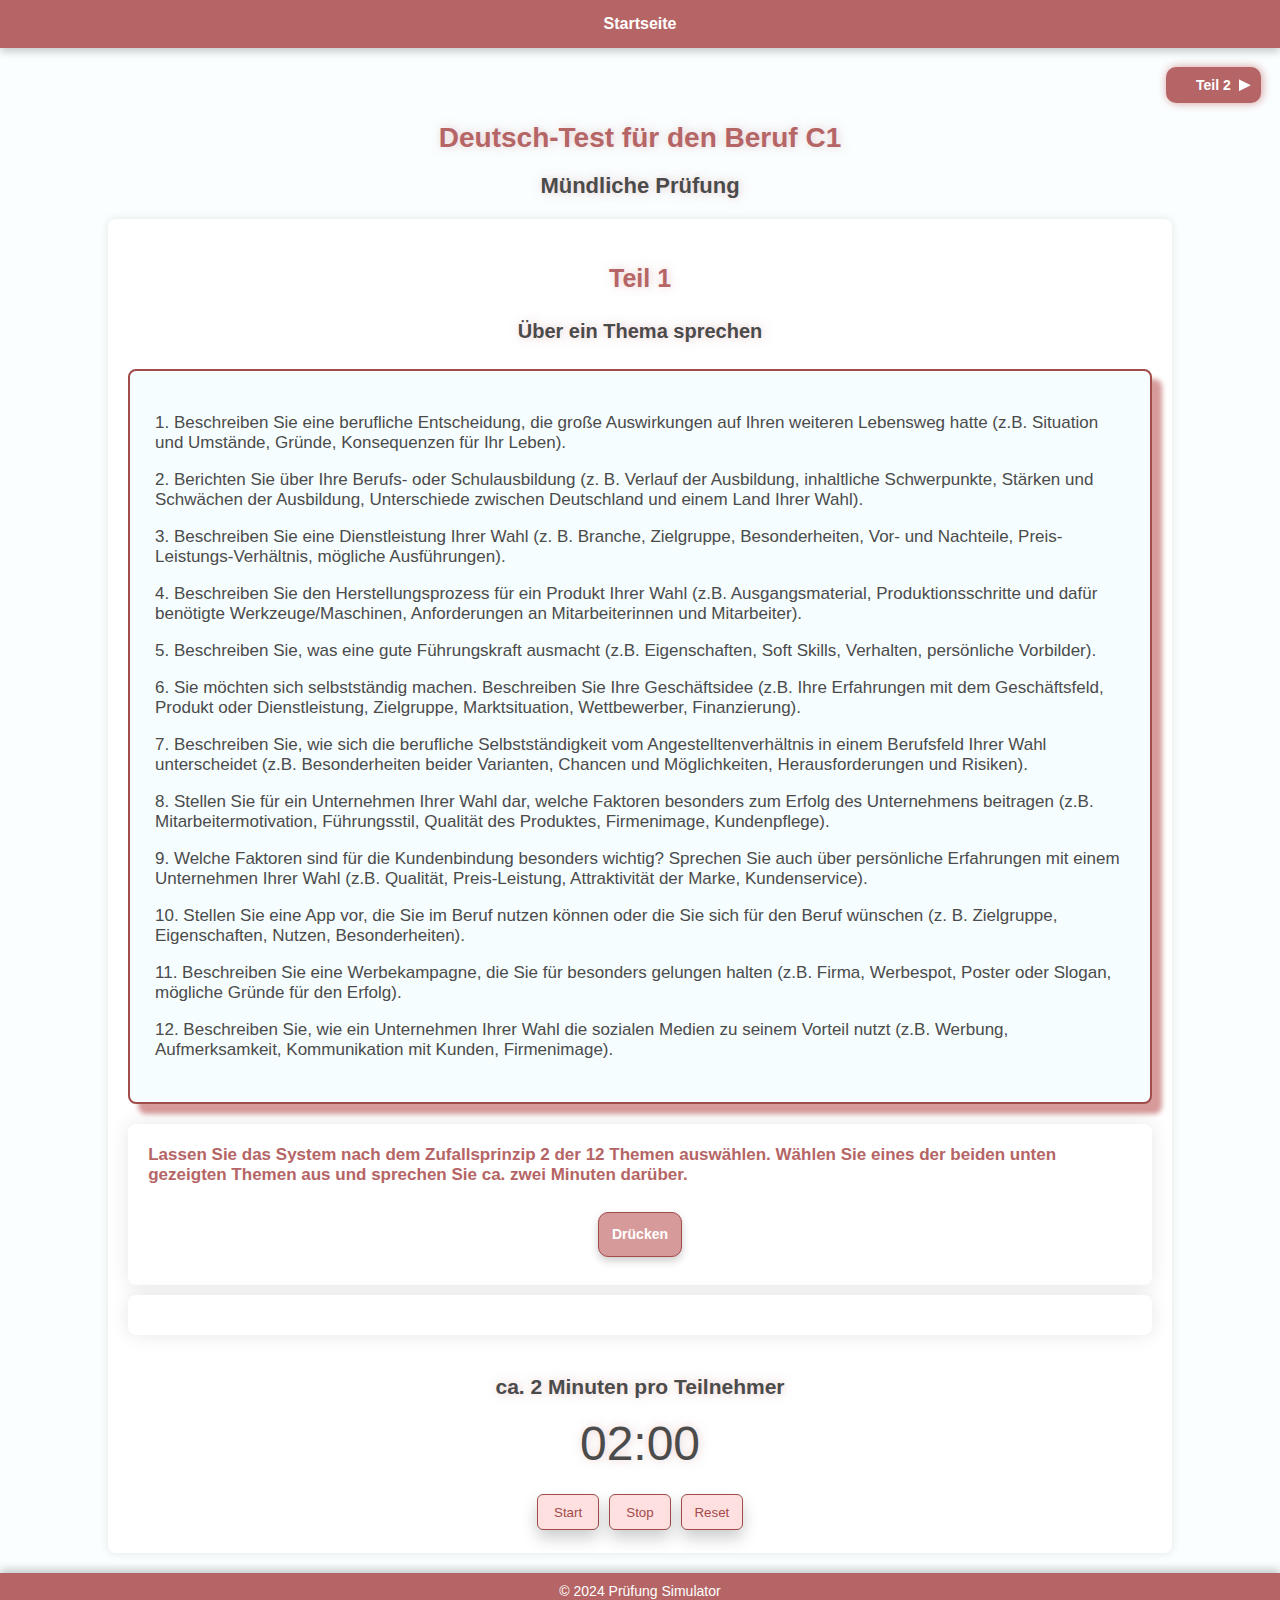
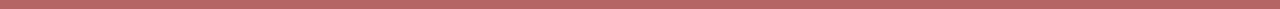
<file: dtb-c1-Sprechen-teil-1.html>
<!DOCTYPE html>
<html lang="en">
  <head>


  <!--GA-->
<script async src="https://www.googletagmanager.com/gtag/js?id=G-RR27M5PLG2"></script>
<script>
  window.dataLayer = window.dataLayer || [];
  function gtag(){dataLayer.push(arguments);}
  gtag('js', new Date());

  gtag('config', 'G-RR27M5PLG2');
</script>

<!--endGA-->


    <meta charset="UTF-8" />
    <meta name="viewport" content="width=device-width, initial-scale=1.0" />
    <title>BSK C1 Simulator</title>
    <link rel="stylesheet" href="dtb-c1.css" />
  </head>
  <body>
    <header class="header">
      <nav>
        <ul class="nav-links">
          <li><a href="index.html">Startseite</a></li>
          <!--<li><a href="#">Contact</a></li>-->
        </ul>
      </nav>
    </header>

    <div class="navigation-button-section-page1">
      <button
        id="forward-button"
        class="arrow-button right-arrow"
        onclick="location.href='dtb-c1-Sprechen-teil-2.html'"
      >
        <span>Teil 2</span>
      </button>
    </div>
    <h1 class="title">Deutsch-Test für den Beruf C1</h1>
    <h2 class="sub-title">Mündliche Prüfung</h2>
    <div class="container">
      <h3>Teil 1</h3>
      <h4>Über ein Thema sprechen</h4>

      <section id="paragraphs">
        <p>
          1. Beschreiben Sie eine berufliche Entscheidung, die große
          Auswirkungen auf Ihren weiteren Lebensweg hatte (z.B. Situation und
          Umstände, Gründe, Konsequenzen für Ihr Leben).
        </p>
        <p>
          2. Berichten Sie über Ihre Berufs- oder Schulausbildung (z. B. Verlauf
          der Ausbildung, inhaltliche Schwerpunkte, Stärken und Schwächen der
          Ausbildung, Unterschiede zwischen Deutschland und einem Land Ihrer
          Wahl).
        </p>
        <p>
          3. Beschreiben Sie eine Dienstleistung Ihrer Wahl (z. B. Branche,
          Zielgruppe, Besonderheiten, Vor- und Nachteile,
          Preis-Leistungs-Verhältnis, mögliche Ausführungen).
        </p>
        <p>
          4. Beschreiben Sie den Herstellungsprozess für ein Produkt Ihrer Wahl
          (z.B. Ausgangsmaterial, Produktionsschritte und dafür benötigte
          Werkzeuge/Maschinen, Anforderungen an Mitarbeiterinnen und
          Mitarbeiter).
        </p>
        <p>
          5. Beschreiben Sie, was eine gute Führungskraft ausmacht (z.B.
          Eigenschaften, Soft Skills, Verhalten, persönliche Vorbilder).
        </p>
        <p>
          6. Sie möchten sich selbstständig machen. Beschreiben Sie Ihre
          Geschäftsidee (z.B. Ihre Erfahrungen mit dem Geschäftsfeld, Produkt
          oder Dienstleistung, Zielgruppe, Marktsituation, Wettbewerber,
          Finanzierung).
        </p>
        <p>
          7. Beschreiben Sie, wie sich die berufliche Selbstständigkeit vom
          Angestelltenverhältnis in einem Berufsfeld Ihrer Wahl unterscheidet
          (z.B. Besonderheiten beider Varianten, Chancen und Möglichkeiten,
          Herausforderungen und Risiken).
        </p>
        <p>
          8. Stellen Sie für ein Unternehmen Ihrer Wahl dar, welche Faktoren
          besonders zum Erfolg des Unternehmens beitragen (z.B.
          Mitarbeitermotivation, Führungsstil, Qualität des Produktes,
          Firmenimage, Kundenpflege).
        </p>
        <p>
          9. Welche Faktoren sind für die Kundenbindung besonders wichtig?
          Sprechen Sie auch über persönliche Erfahrungen mit einem Unternehmen
          Ihrer Wahl (z.B. Qualität, Preis-Leistung, Attraktivität der Marke,
          Kundenservice).
        </p>
        <p>
          10. Stellen Sie eine App vor, die Sie im Beruf nutzen können oder die
          Sie sich für den Beruf wünschen (z. B. Zielgruppe, Eigenschaften,
          Nutzen, Besonderheiten).
        </p>
        <p>
          11. Beschreiben Sie eine Werbekampagne, die Sie für besonders gelungen
          halten (z.B. Firma, Werbespot, Poster oder Slogan, mögliche Gründe für
          den Erfolg).
        </p>
        <p>
          12. Beschreiben Sie, wie ein Unternehmen Ihrer Wahl die sozialen
          Medien zu seinem Vorteil nutzt (z.B. Werbung, Aufmerksamkeit,
          Kommunikation mit Kunden, Firmenimage).
        </p>
      </section>
      <div class="button-section">
        <p id="button-text">
          Lassen Sie das System nach dem Zufallsprinzip 2 der 12 Themen
          auswählen. Wählen Sie eines der beiden unten gezeigten Themen aus und
          sprechen Sie ca. zwei Minuten darüber.
        </p>
        <button id="action-button">Drücken</button>
      </div>
      <div id="selected-paragraphs"></div>
      <div class="stopwatch-section">
        <h2>ca. 2 Minuten pro Teilnehmer</h2>
        <div id="countdown">02:00</div>
        <div class="stopwatch-buttons">
          <button id="start">Start</button>
          <button id="stop">Stop</button>
          <button id="reset">Reset</button>
        </div>
      </div>
    </div>

    <footer>
      <div class="footer-content">
        <p class="footer-text">© 2024 Prüfung Simulator</p>
      </div>
    </footer>

    <script src="dtb-c1-Sprechen-teil-1.js"></script>
  </body>
</html>
</file>
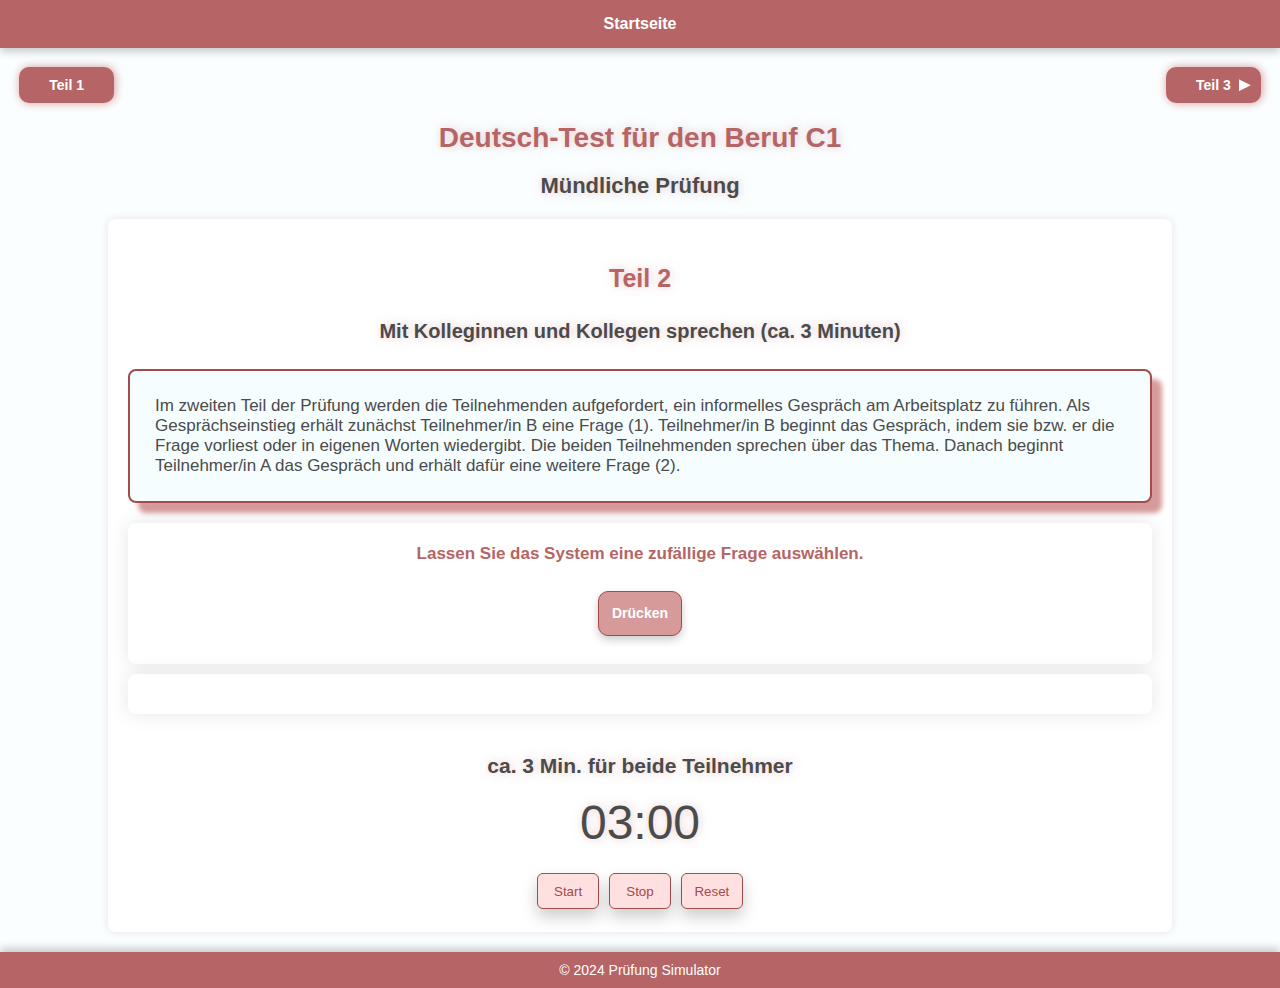
<file: dtb-c1-Sprechen-teil-2.html>
<!DOCTYPE html>
<html lang="en">
  <head>


  <!--GA-->
<script async src="https://www.googletagmanager.com/gtag/js?id=G-RR27M5PLG2"></script>
<script>
  window.dataLayer = window.dataLayer || [];
  function gtag(){dataLayer.push(arguments);}
  gtag('js', new Date());

  gtag('config', 'G-RR27M5PLG2');
</script>

<!--endGA-->


    <meta charset="UTF-8" />
    <meta name="viewport" content="width=device-width, initial-scale=1.0" />
    <title>BSK C1 Simulator - Page 2</title>
    <link rel="stylesheet" href="dtb-c1.css" />
  </head>
  <body>
    <header class="header">
      <nav>
        <ul class="nav-links">
          <li><a href="index.html">Startseite</a></li>
          <!--<li><a href="#">Contact</a></li>-->
        </ul>
      </nav>
    </header>

    <div class="navigation-button-section">
      <button
        id="back-button"
        class="arrow-button left-arrow"
        onclick="location.href='dtb-c1-Sprechen-teil-1.html'"
      >
        <span>Teil 1</span>
      </button>
      <button
        id="forward-button"
        class="arrow-button right-arrow"
        onclick="location.href='dtb-c1-Sprechen-teil-3.html'"
      >
        <span>Teil 3</span>
      </button>
    </div>
    <h1 class="title">Deutsch-Test für den Beruf C1</h1>
    <h2 class="sub-title">Mündliche Prüfung</h2>
    <div class="container">
      <h3>Teil 2</h3>
      <h4>Mit Kolleginnen und Kollegen sprechen (ca. 3 Minuten)</h4>

      <section class="description">
        Im zweiten Teil der Prüfung werden die Teilnehmenden aufgefordert, ein
        informelles Gespräch am Arbeitsplatz zu führen. Als Gesprächseinstieg
        erhält zunächst Teilnehmer/in B eine Frage (1). Teilnehmer/in B beginnt
        das Gespräch, indem sie bzw. er die Frage vorliest oder in eigenen
        Worten wiedergibt. Die beiden Teilnehmenden sprechen über das Thema.
        Danach beginnt Teilnehmer/in A das Gespräch und erhält dafür eine
        weitere Frage (2).
      </section>

      <section id="paragraphs" style="display: none">
        <h1>C1 BSK - Mündliche Prüfung Teil 2</h1>
        <h2>Section with 25 Paragraphs</h2>

        <p>
          Wusstest du, dass einige Kollegen jeden Tag bis zu 120 Kilometer zur
          Arbeit pendeln – also 60 Kilometer pro Strecke?
        </p>
        <p>
          Hast du schon gehört?
          <br />
          Ab Mitte der Woche streikt die Post.
        </p>

        <!--New questions bellow-->
        <p>
          Wusstest du, dass viele Unternehmen inzwischen Homeoffice-Tage
          anbieten, um den Arbeitsweg zu reduzieren?
        </p>

        <p>
          Hast du schon gehört? Nächste Woche sollen die neuen
          Sicherheitsvorschriften in unserer Abteilung vorgestellt werden.
        </p>

        <p>
          Wusstest du, dass unser Unternehmen nächstes Jahr auf erneuerbare
          Energien umstellen möchte?
        </p>

        <p>
          Hast du schon gehört? Der Betriebsrat plant nächste Woche eine
          Informationsveranstaltung zum Thema Überstundenregelung.
        </p>

        <p>
          Wusstest du, dass einige unserer Kollegen an einem berufsbegleitenden
          Masterstudiengang teilnehmen?
        </p>
        <p>
          Hast du schon gehört? Ab kommenden Monat sollen in der Kantine
          nachhaltige Verpackungen verwendet werden.
        </p>
        <p>
          Wusstest du, dass unser Unternehmen ab nächstem Jahr mehr auf
          Digitalisierung setzen möchte?
        </p>
        <p>
          Hast du schon gehört? Es gibt Überlegungen, die Arbeitszeiten im
          Sommer flexibler zu gestalten.
        </p>
        <p>
          Weißt du, wie man den neuen Kollegen am besten ins Team integrieren
          kann? Vielleicht könnten wir ein gemeinsames Projekt vorschlagen.
        </p>
        <p>
          Hast du schon bemerkt, dass viele Kolleginnen und Kollegen während der
          Mittagspause weiterarbeiten? Meinst du, dass das die Produktivität
          langfristig beeinflusst?
        </p>
        <p>
          Was hältst du von der Idee, regelmäßige Workshops zur
          Stressbewältigung anzubieten? Das könnte die Arbeitsatmosphäre
          verbessern.
        </p>
      </section>
      <div class="button-section">
        <p id="button-text">
          Lassen Sie das System eine zufällige Frage auswählen.
        </p>
        <button id="action-button">Drücken</button>
      </div>
      <div id="selected-paragraphs"></div>
      <div class="stopwatch-section">
        <h2>ca. 3 Min. für beide Teilnehmer</h2>
        <div id="countdown">03:00</div>
        <div class="stopwatch-buttons">
          <button id="start">Start</button>
          <button id="stop">Stop</button>
          <button id="reset">Reset</button>
        </div>
      </div>
    </div>

    <footer>
      <div class="footer-content">
        <p class="footer-text">© 2024 Prüfung Simulator</p>
      </div>
    </footer>

    <script src="dtb-c1-Sprechen-teil-2.js"></script>
  </body>
</html>
</file>
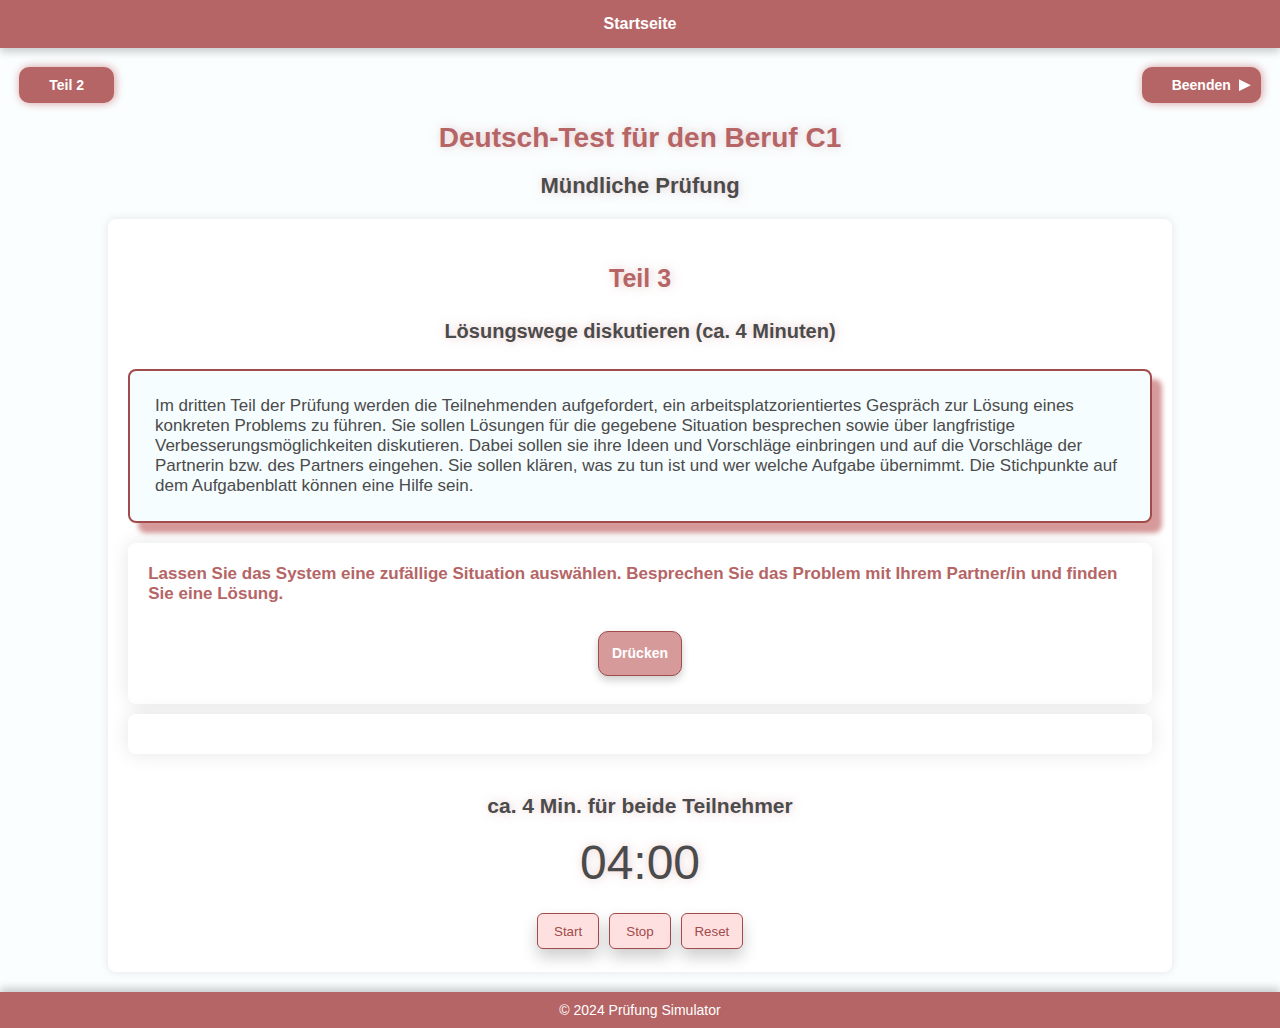
<file: dtb-c1-Sprechen-teil-3.html>
<!DOCTYPE html>
<html lang="en">
  <head>

  <!--GA-->
<script async src="https://www.googletagmanager.com/gtag/js?id=G-RR27M5PLG2"></script>
<script>
  window.dataLayer = window.dataLayer || [];
  function gtag(){dataLayer.push(arguments);}
  gtag('js', new Date());

  gtag('config', 'G-RR27M5PLG2');
</script>

<!--endGA-->


    <meta charset="UTF-8" />
    <meta name="viewport" content="width=device-width, initial-scale=1.0" />
    <title>BSK C1 Simulator - Page 3</title>
    <link rel="stylesheet" href="dtb-c1.css" />
  </head>
  <body>
    <header class="header">
      <nav>
        <ul class="nav-links">
          <li><a href="index.html">Startseite</a></li>
          <!--<li><a href="#">Contact</a></li>-->
        </ul>
      </nav>
    </header>

    <div class="navigation-button-section">
      <button
        id="back-button"
        class="arrow-button left-arrow"
        onclick="location.href='dtb-c1-Sprechen-teil-2.html'"
      >
        <span>Teil 2</span>
      </button>
      <button
        id="forward-button"
        class="arrow-button right-arrow"
        onclick="location.href='index.html'"
      >
        <span>Beenden</span>
      </button>
    </div>
    <h1 class="title">Deutsch-Test für den Beruf C1</h1>
    <h2 class="sub-title">Mündliche Prüfung</h2>
    <div class="container">
      <h3>Teil 3</h3>
      <h4>Lösungswege diskutieren (ca. 4 Minuten)</h4>

      <section class="description">
        Im dritten Teil der Prüfung werden die Teilnehmenden aufgefordert, ein
        arbeitsplatzorientiertes Gespräch zur Lösung eines konkreten Problems zu
        führen. Sie sollen Lösungen für die gegebene Situation besprechen sowie
        über langfristige Verbesserungsmöglichkeiten diskutieren. Dabei sollen
        sie ihre Ideen und Vorschläge einbringen und auf die Vorschläge der
        Partnerin bzw. des Partners eingehen. Sie sollen klären, was zu tun ist
        und wer welche Aufgabe übernimmt. Die Stichpunkte auf dem Aufgabenblatt
        können eine Hilfe sein.
      </section>

      <section id="paragraphs" style="display: none">
        <h1>C1 BSK - Mündliche Prüfung Teil 2</h1>
        <h2>Situation</h2>

        <p>
          Situation: Es ist besonders heiß. In dem Seniorenheim, in dem Sie
          arbeiten, heizen sich die Zimmer immer weiter auf. Viele Bewohner
          leiden unter der Hitze. Die Zimmer haben keine Klimaanlage.
          <br /><br />
          Aufgabe: Überlegen Sie zusammen mit Ihrer Gesprächspartnerin oder
          Ihrem Gesprächspartner, wie Sie in dieser Situation angemessen
          reagieren.
          <br /><br />
          <span class="bullet-point">• Sofortmaßnahmen</span>
          <span class="bullet-point">• langfristige Maßnahmen</span>
        </p>
        <p>
          Situation: Sie arbeiten in einem Autohaus. Bei der gestrigen
          Autolieferung sind alle Fahrzeuge in einer falschen Farbe angekommen,
          was zu großer Unzufriedenheit bei den Kunden geführt hat.
          <br /><br />
          <span class="bullet-point">• Sofortmaßnahmen</span>
          <span class="bullet-point">• langfristige Maßnahmen</span>
        </p>

        <!--New Questions-->

        <p>
          Situation: In Ihrem Büro fällt der Drucker seit mehreren Wochen immer
          wieder aus. Das führt zu Verzögerungen bei wichtigen Projekten und
          Beschwerden von Kolleginnen und Kollegen.
          <br /><br />
          Aufgabe: Überlegen Sie zusammen mit Ihrer Gesprächspartnerin oder
          Ihrem Gesprächspartner, wie Sie in dieser Situation vorgehen können.
          <br /><br />
          <span class="bullet-point">• Sofortmaßnahmen</span>
          <span class="bullet-point">• langfristige Maßnahmen</span>
        </p>
        <p>
          Situation: Sie arbeiten im Team an einem wichtigen Projekt. Eine
          Kollegin oder ein Kollege hält jedoch die Fristen nicht ein, was das
          gesamte Projekt gefährdet.
          <br /><br />
          Aufgabe: Diskutieren Sie gemeinsam, wie Sie das Problem lösen und den
          Zeitplan einhalten können.
          <br /><br />
          <span class="bullet-point">• Sofortmaßnahmen</span>
          <span class="bullet-point"
            >• Maßnahmen zur Vermeidung zukünftiger Probleme</span
          >
        </p>
        <p>
          Situation: Sie sind für die Organisation eines Firmenjubiläums
          verantwortlich. Der Catering-Service hat kurzfristig abgesagt, und die
          Feier ist in wenigen Tagen.
          <br /><br />
          Aufgabe: Überlegen Sie mit Ihrer Gesprächspartnerin oder Ihrem
          Gesprächspartner, wie Sie die Situation retten können.
          <br /><br />
          <span class="bullet-point">• Sofortmaßnahmen</span>
          <span class="bullet-point"
            >• langfristige Lösungen für zukünftige Events</span
          >
        </p>
        <p>
          Situation: Sie sind Teamleiterin oder Teamleiter in einem Unternehmen.
          In Ihrem Team gibt es zunehmend Konflikte, die die Produktivität
          beeinträchtigen.
          <br /><br />
          Aufgabe: Überlegen Sie gemeinsam mit Ihrer Gesprächspartnerin oder
          Ihrem Gesprächspartner, wie Sie die Situation entschärfen und die
          Zusammenarbeit verbessern können.
          <br /><br />
          <span class="bullet-point">• Sofortmaßnahmen</span>
          <span class="bullet-point"
            >• langfristige Strategien zur Konfliktvermeidung</span
          >
        </p>
        <p>
          Situation: In der Firma, in der Sie arbeiten, ist eine wichtige
          Präsentation für einen Kunden abgesagt worden, weil die Technik nicht
          funktionierte. Der Kunde ist enttäuscht und droht, den Vertrag zu
          kündigen.
          <br /><br />
          Aufgabe: Besprechen Sie mit Ihrer Gesprächspartnerin oder Ihrem
          Gesprächspartner, wie Sie in dieser Situation reagieren.
          <br /><br />
          <span class="bullet-point">• Sofortmaßnahmen</span>
          <span class="bullet-point"
            >• Maßnahmen zur Vermeidung zukünftiger technischer Probleme</span
          >
        </p>
        <p>
          Situation: Sie arbeiten in einer Klinik. Immer mehr Patienten
          beschweren sich über lange Wartezeiten bei den Behandlungen.
          <br /><br />
          Aufgabe: Überlegen Sie mit Ihrer Gesprächspartnerin oder Ihrem
          Gesprächspartner, wie die Wartezeiten reduziert werden können.
          <br /><br />
          <span class="bullet-point">• Sofortmaßnahmen</span>
          <span class="bullet-point"
            >• langfristige organisatorische Maßnahmen</span
          >
        </p>
        <p>
          Situation: Sie arbeiten in einer Marketingabteilung. Ein kürzlich
          veröffentlichter Werbespot hat in den sozialen Medien starke Kritik
          hervorgerufen, weil er als unpassend empfunden wird.
          <br /><br />
          Aufgabe: Diskutieren Sie, wie Sie mit der Kritik umgehen und den
          Schaden begrenzen können.
          <br /><br />
          <span class="bullet-point">• Sofortmaßnahmen</span>
          <span class="bullet-point"
            >• langfristige Verbesserungen in der Kommunikation</span
          >
        </p>
        <p>
          Situation: In Ihrem Unternehmen hat ein wichtiges Teammitglied
          gekündigt. Die Arbeitslast ist jetzt auf die verbleibenden
          Teammitglieder verteilt, die sich überfordert fühlen.
          <br /><br />
          Aufgabe: Überlegen Sie zusammen mit Ihrer Gesprächspartnerin oder
          Ihrem Gesprächspartner, wie Sie die Situation bewältigen können.
          <br /><br />
          <span class="bullet-point">• Sofortmaßnahmen</span>
          <span class="bullet-point">• Maßnahmen zur Mitarbeiterbindung</span>
        </p>
      </section>
      <div class="button-section">
        <p id="button-text">
          Lassen Sie das System eine zufällige Situation auswählen. Besprechen
          Sie das Problem mit Ihrem Partner/in und finden Sie eine Lösung.
        </p>
        <button id="action-button">Drücken</button>
      </div>
      <div id="selected-paragraphs"></div>
      <div class="stopwatch-section">
        <h2>ca. 4 Min. für beide Teilnehmer</h2>
        <div id="countdown">04:00</div>
        <div class="stopwatch-buttons">
          <button id="start">Start</button>
          <button id="stop">Stop</button>
          <button id="reset">Reset</button>
        </div>
      </div>
    </div>

    <footer>
      <div class="footer-content">
        <p class="footer-text">© 2024 Prüfung Simulator</p>
      </div>
    </footer>

    <script src="dtb-c1-Sprechen-teil-3.js"></script>
  </body>
</html>
</file>
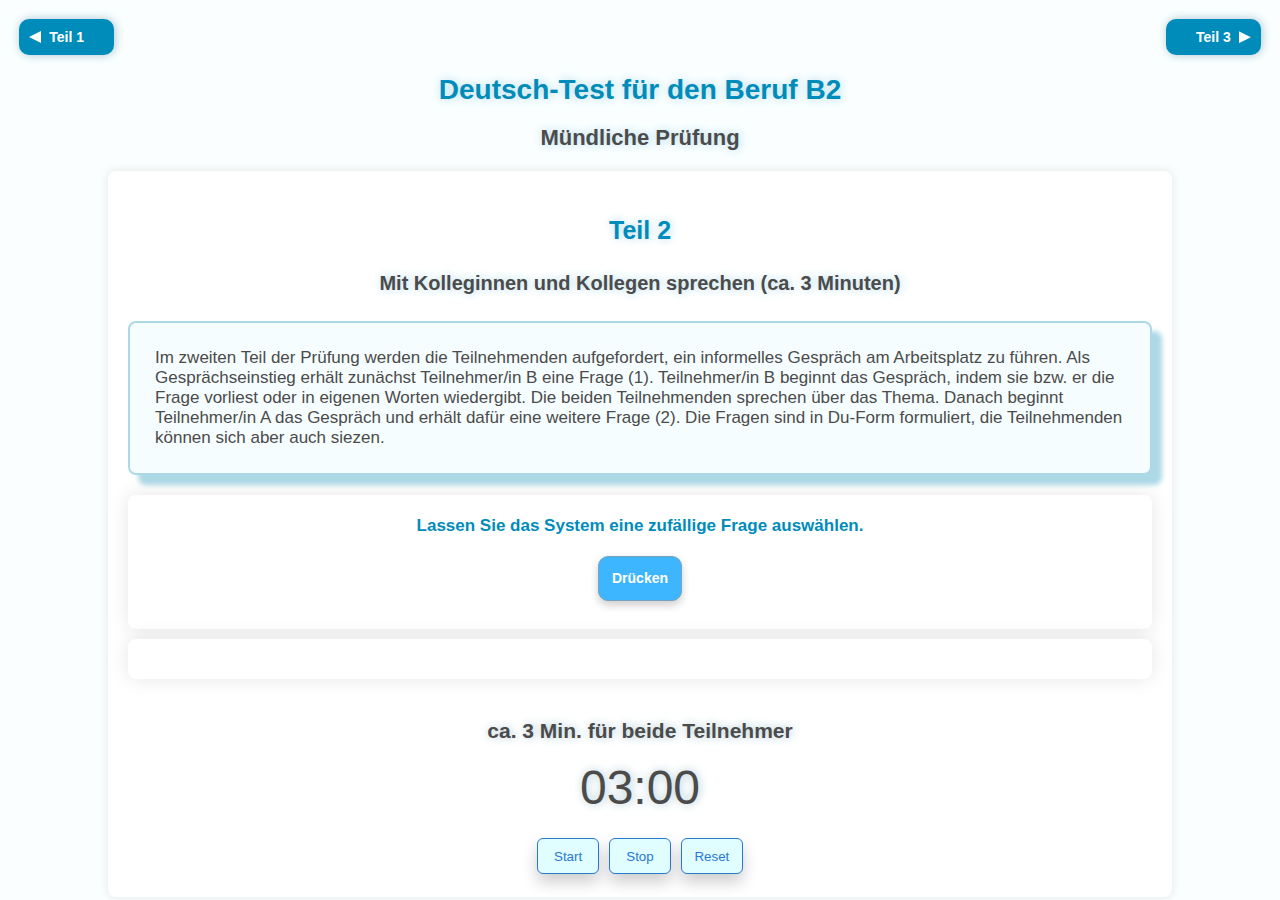
<file: page2.html>
<!DOCTYPE html>
<html lang="en">
  <head>
    <meta charset="UTF-8" />
    <meta name="viewport" content="width=device-width, initial-scale=1.0" />
    <title>BSK B2 Simulator - Page 2</title>
    <link rel="stylesheet" href="styles.css" />
  </head>
  <body>
    <div class="navigation-button-section">
      <button
        id="back-button"
        class="arrow-button left-arrow"
        onclick="location.href='index.html'"
      >
        <span>Teil 1</span>
      </button>
      <button
        id="forward-button"
        class="arrow-button right-arrow"
        onclick="location.href='page3.html'"
      >
        <span>Teil 3</span>
      </button>
    </div>
    <h1 class="title">Deutsch-Test für den Beruf B2</h1>
    <h2 class="sub-title">Mündliche Prüfung</h2>
    <div class="container">
      <h3>Teil 2</h3>
      <h4>Mit Kolleginnen und Kollegen sprechen (ca. 3 Minuten)</h4>

      <section class="description">
        Im zweiten Teil der Prüfung werden die Teilnehmenden aufgefordert, ein
        informelles Gespräch am Arbeitsplatz zu führen. Als Gesprächseinstieg
        erhält zunächst Teilnehmer/in B eine Frage (1). Teilnehmer/in B beginnt
        das Gespräch, indem sie bzw. er die Frage vorliest oder in eigenen
        Worten wiedergibt. Die beiden Teilnehmenden sprechen über das Thema.
        Danach beginnt Teilnehmer/in A das Gespräch und erhält dafür eine
        weitere Frage (2). Die Fragen sind in Du-Form formuliert, die
        Teilnehmenden können sich aber auch siezen.
      </section>

      <section id="paragraphs" style="display: none">
        <h1>B2 BSK - Mündliche Prüfung Teil 2</h1>
        <h2>Section with 25 Paragraphs</h2>

        <p>
          Ich arbeite gerne mit anderen im Team. Welche Erfahrungen hast du
          damit gemacht?
        </p>
        <p>Ich nehme mir den Brückentag frei. Was machst du an dem Tag?</p>
        <p>Ich stehe morgens oft im Stau. Wie fährst du zur Arbeit?</p>
        <p>
          Für mich ist Arbeit mehr als Geld verdienen, sie muss Spaß machen. Wie
          ist das bei dir?
        </p>
        <p>
          Obwohl ich Teilzeit arbeite, muss ich in letzter Zeit viele
          Überstunden machen. Wie ist das bei dir?
        </p>
        <p>Gehst du immer gleich zum Arzt, wenn du krank bist?</p>
        <p>
          Ich hätte gern flexible Arbeitszeiten. Wann musst du morgens anfangen?
        </p>
        <p>Hast du Pläne für das Wochenende? Guckst du Fußball?</p>
        <p>
          Das Essen in der Kantine ist schrecklich. Wo könnte man mittags noch
          essen?
        </p>
        <p>Hast du eigentlich schon Pläne für den Urlaub?</p>
        <p>Würdest du gern in Teilzeit arbeiten?</p>
        <p>
          Frau da Costa geht nächste Woche in Rente. Was könnte man ihr zum
          Abschied schenken?
        </p>
        <p>
          Seit ich ein Kind habe, merke ich, dass Beruf und Privatleben gar
          nicht so einfach zu vereinbaren sind. Welche Erfahrungen hast du damit
          gemacht?
        </p>
        <p>
          Mit Filmen kann ich mich richtig gut entspannen. Wie entspannst du am
          besten von der Arbeit?
        </p>
        <p>
          Hast du Vorschläge für unser Betriebsfest? Das letzte Mal war es doch
          ziemlich langweilig.
        </p>
        <p>
          Ich würde gern meine Kollegen auch privat besser kennenlernen. Wann
          und wo könnte man sich mal treffen?
        </p>
        <p>
          Was findest du besser: einmal im Jahr einen langen Urlaub machen oder
          mehrmals einen Kurzurlaub?
        </p>
        <p>
          Ich sieze meine Vorgesetzten lieber. Kannst du dir vorstellen, deinen
          Chef oder deine Chefin zu duzen?
        </p>
        <p>
          Ich singe jetzt in einem Chor. Was machst du gern in deiner Freizeit?
        </p>
        <p>
          Ich würde gern mobil arbeiten: zu Hause, am See, im Garten. Hast du
          schon mal mobil gearbeitet?
        </p>
        <p>Was machst du in deinem Urlaub? Verreist du?</p>
        <p>
          Ich würde gerne im Home-Office arbeiten. Könntest du dir das auch
          vorstellen?
        </p>
        <p>
          Hast du Vorschläge für unseren Betriebsausflug? Wohin würdest du gerne
          fahren?
        </p>
        <p>
          Wir arbeiten bald alle in einem Großraumbüro. Ich stelle mir das nicht
          so angenehm vor. Was meinst du?
        </p>
        <p>
          Ich bringe mir häufig Essen von zu Hause mit und bleibe an meinem
          Schreibtisch. Wie verbringst du normalerweise deine Mittagspause?
        </p>
      </section>
      <div class="button-section">
        <p id="button-text">
          Lassen Sie das System eine zufällige Frage auswählen.
        </p>
        <button id="action-button">Drücken</button>
      </div>
      <div id="selected-paragraphs"></div>
      <div class="stopwatch-section">
        <h2>ca. 3 Min. für beide Teilnehmer</h2>
        <div id="countdown">03:00</div>
        <div class="stopwatch-buttons">
          <button id="start">Start</button>
          <button id="stop">Stop</button>
          <button id="reset">Reset</button>
        </div>
      </div>
    </div>
    <script src="script_page2.js"></script>
  </body>
</html>
</file>
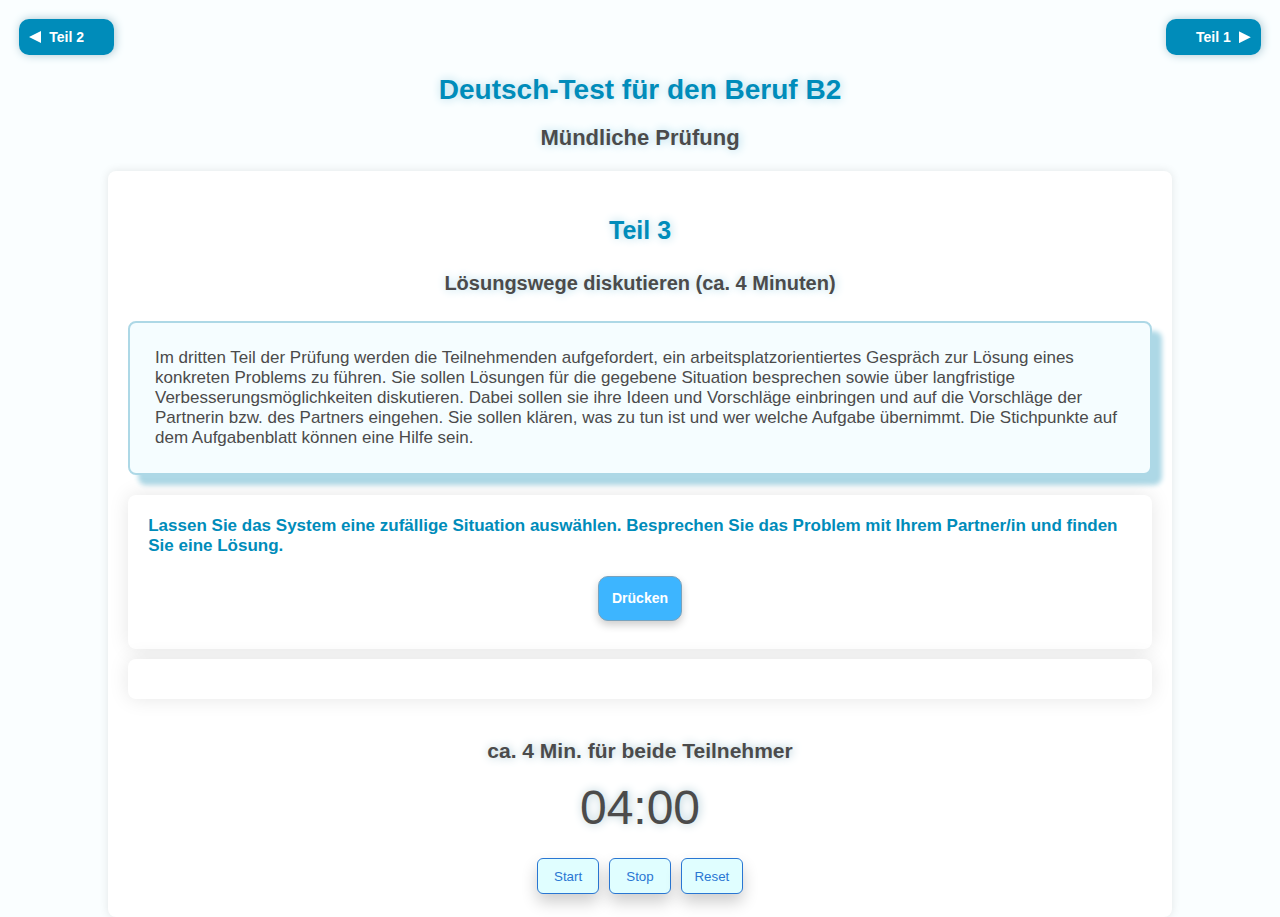
<file: page3.html>
<!DOCTYPE html>
<html lang="en">
  <head>
    <meta charset="UTF-8" />
    <meta name="viewport" content="width=device-width, initial-scale=1.0" />
    <title>BSK B2 Simulator - Page 3</title>
    <link rel="stylesheet" href="styles.css" />
  </head>
  <body>
    <div class="navigation-button-section">
      <button
        id="back-button"
        class="arrow-button left-arrow"
        onclick="location.href='page2.html'"
      >
        <span>Teil 2</span>
      </button>
      <button
        id="forward-button"
        class="arrow-button right-arrow"
        onclick="location.href='index.html'"
      >
        <span>Teil 1</span>
      </button>
    </div>
    <h1 class="title">Deutsch-Test für den Beruf B2</h1>
    <h2 class="sub-title">Mündliche Prüfung</h2>
    <div class="container">
      <h3>Teil 3</h3>
      <h4>Lösungswege diskutieren (ca. 4 Minuten)</h4>

      <section class="description">
        Im dritten Teil der Prüfung werden die Teilnehmenden aufgefordert, ein
        arbeitsplatzorientiertes Gespräch zur Lösung eines konkreten Problems zu
        führen. Sie sollen Lösungen für die gegebene Situation besprechen sowie
        über langfristige Verbesserungsmöglichkeiten diskutieren. Dabei sollen
        sie ihre Ideen und Vorschläge einbringen und auf die Vorschläge der
        Partnerin bzw. des Partners eingehen. Sie sollen klären, was zu tun ist
        und wer welche Aufgabe übernimmt. Die Stichpunkte auf dem Aufgabenblatt
        können eine Hilfe sein.
      </section>

      <section id="paragraphs" style="display: none">
        <h1>B2 BSK - Mündliche Prüfung Teil 2</h1>
        <h2>Situation</h2>
        <!-- the 3 p below dont contain Stichpunkte:
        <p>
          Sie arbeiten in einem Seniorenwohnheim. Der Essenlieferdienst fällt
          für drei Wochen aus, da mehrere Mitarbeiter erkrankt sind. Nun müssen
          die Mahlzeiten für die Bewohner vom Personal selbst organisiert
          werden.
        </p>
        <p>
          Sie arbeiten in einer Catering-Firma und liefern Essen an
          Kindergärten. In letzter Zeit haben sich mehrere Kindergärten
          beschwert, dass nicht genug Obst und Gemüse angeboten wird.
        </p>
        <p>
          Sie arbeiten schon länger mit einem Installateurbetrieb zusammen. Seit
          einiger Zeiten arbeitet die Firma sehr unzuverlässig, Termine werden
          nicht eingehalten, auch die Arbeiten werden schlecht erledigt. So
          wurde zum Beispiel die Heizungsanlage mangelhaft perapiert.
        </p>
        -->
        <p>
          Sie arbeiten zusamme für einen Onlineshop. Einige Kunden und Kundinnen
          haben sich darüber beschwert, dass bestellte Ware schlecht verpackt
          oder in beschädigtem Zustand bei ihnen angekommen ist.
          <br /><br />
          <span class="bullet-point"
            >• Lösungswege diskutieren: Beschädigte Ware: Was tun?</span
          >
          <span class="bullet-point"
            >• Kunden und Kundinnen: Wie kontaktieren? Was als Entschädigung
            anbieten?</span
          >
          <span class="bullet-point"
            >• Langfristig: Was tun, damit Ware in einwandfreiem Zustand
            ankommt?</span
          >
        </p>
        <p>
          Sie arbeiten in einem kleinen Fitnessstudio. Einige Kundinnen und
          Kunden haben sich beschwert, dass die Fitness-Gerate zu alt sind und
          schlechte Qualität haben. Außerdem findet man oft keine/n Trainer/in,
          wenn man eine Frage hat.
          <br /><br />
          <span class="bullet-point">• Fitness-Geräte: Was tun?</span>
          <span class="bullet-point">• Wie Service im Studio verbessern?</span>
          <span class="bullet-point">• Wie entschuldigen?</span>
          <span class="bullet-point">• Entschädigung anbieten?</span>
          <span class="bullet-point"
            >• Langfristig: Was tun, damit Kundinnen und Kunden zufrieden
            sind?</span
          >
        </p>
        <p>
          Sie arbeiten in einem großen Hotel. Manche Gäste haben sich beschwert,
          dass der Zimmerservice seine Arbeit nicht gut macht. Im Badezimmer
          werden schmutzige Handtücher oft nicht ausgetauscht und auch die
          Betten sind oft nicht ordentlich hergerichtet.
          <br /><br />
          <span class="bullet-point">• Schlechter Zimmerservice: Was tun?</span>
          <span class="bullet-point"
            >• Gäste: Wie kontaktieren? Entschädigung anbieten?</span
          >
          <span class="bullet-point"
            >• Langfristig: Was tun, damit Zimmer stets ordentlich geputzt und
            aufgeräumt werden</span
          >
        </p>
        <p>
          Sie arbeiten in einem kleinen Lebensmittelgeschäft. Manche Kunden und
          Kundinnen haben sich darüber beschwert, dass gekaufte Lebensmittel
          nicht mehr haltbar waren.
          <br /><br />
          <span class="bullet-point">• Lebensmittel: Was tun?</span>
          <span class="bullet-point"
            >• Kunden und Kundinnen: Wie kontaktieren? Entschädigung
            anbieten?</span
          >
          <span class="bullet-point"
            >• Langfristig: Was tun, damit Haltbarkeit stets gewährleistet
            ist?</span
          >
        </p>
        <p>
          Sie arbeiten zusammen in einem großen Frisörsalon und benutzen seit
          einiger Zeit neue Produkte (Haarfarben). Einige Kundinnen und Kunden
          haben sich beschwert, dass die Haarfarben nicht lange halten und
          schnell verblassen.
          <br /><br />
          <span class="bullet-point">• Haarfarben: Was tun?</span>
          <span class="bullet-point"
            >• Kunden und Kundinnen: Wie kontaktieren? Entschädigung
            anbieten?</span
          >
          <span class="bullet-point"
            >• Langfristig: Welche Produkte / Haarfarben im Salon
            verwenden?</span
          >
        </p>
        <p>
          Sie arbeiten gemeinsam in einer Restaurantküche. Einige Gäste haben
          sich darüber beschwert, dass die Portionsgrößen oft zu klein sind und
          das Essen manchmal versalzen ist.
          <br /><br />
          <span class="bullet-point">• Portionsgrößen: Was tun?</span>
          <span class="bullet-point"
            >• Versalzenes Essen: Wie verhindern? Was Gästen als Entschädigung
            anbieten?</span
          >
          <span class="bullet-point"
            >• Langfristig: Was tun, damit die Gäste mit dem Essen zufrieden
            sind?</span
          >
        </p>
        <p>
          Sie arbeiten für ein Taxi-Unternehmen. Einige Fahrgaste haben sich
          beschwert, dass manche Taxifahrer und -fahrerinnen nicht freundlich
          sind und zu lange brauchen, um eine Adresse zu finden.
          <br /><br />
          <span class="bullet-point"
            >• Freundlichkeit: Wie verbessern? Wie Adressen schneller
            finden?</span
          >
          <span class="bullet-point"
            >• Was Fahrgästen als Entschädigung anbieten?</span
          >
          <span class="bullet-point"
            >• Langfristig: Was tun, damit Fahrgäste zufrieden sind?</span
          >
        </p>
        <p>
          Sie arbeiten in einer großen Wäscherei. Einige Kunden und Kundinnen
          haben sich beschwert, dass ein Teil ihrer Wäsche auch nach dem Waschen
          noch schmutzig war. Manchmal sind auch Wäschestücke verloren gegangen.
          <br /><br />
          <span class="bullet-point">• Schmutzige Wäsche: Was tun?</span>
          <span class="bullet-point"
            >• Verlorene Wäschestücke: Ersetzen? Entschädigung anbieten?</span
          >
          <span class="bullet-point">• Langfristig: Welches Waschmittel?</span>
        </p>
        <p>
          Sie arbeiten in einem Elektrofachgeschäft. Manche Kundinnen und Kunden
          haben sich darüber beschwert, dass sie dort nicht gut beraten werden
          und die Mitarbeitenden oft wenig Zeit für sie haben.
          <br /><br />
          <span class="bullet-point"
            >• Service und Beratung: Wie verbessern?</span
          >
          <span class="bullet-point"
            >• Kunden und Kundinnen: Wie kontaktieren? Wie entschuldigen?
            Entschädigung anbieten?</span
          >
          <span class="bullet-point"
            >• Langfristig: Was tun, um Service-Qualität zu verbessern?</span
          >
        </p>
        <p>
          Sie arbeiten in einem Friseursalon und verwenden dort seit einiger
          Zeit ein neues Shampoo. Es haben sich aber schon drei Kundinnen über
          allergische Reaktionen beschwert.
          <br /><br />
          <span class="bullet-point">• Shampoo: was tun?</span>
          <span class="bullet-point"
            >• Kundinnen: wie kontaktieren? was anbieten?</span
          >
          <span class="bullet-point"
            >• Lieferanten: wie kontaktieren? was fordern?</span
          >
          <span class="bullet-point"
            >• Langfristig: welches Shampoo? welcher Lieferant?</span
          >
        </p>
      </section>
      <div class="button-section">
        <p id="button-text">
          Lassen Sie das System eine zufällige Situation auswählen. Besprechen
          Sie das Problem mit Ihrem Partner/in und finden Sie eine Lösung.
        </p>
        <button id="action-button">Drücken</button>
      </div>
      <div id="selected-paragraphs"></div>
      <div class="stopwatch-section">
        <h2>ca. 4 Min. für beide Teilnehmer</h2>
        <div id="countdown">04:00</div>
        <div class="stopwatch-buttons">
          <button id="start">Start</button>
          <button id="stop">Stop</button>
          <button id="reset">Reset</button>
        </div>
      </div>
    </div>
    <script src="script_page3.js"></script>
  </body>
</html>
</file>
<file: index.css>
body {
  font-family: Arial, sans-serif;
  background-color: #fafeff;
  margin: 0;
  padding: 0;
}

.container {
  width: 80%;
  margin: auto;
  background-color: #ffffff;
  padding: 20px;
  box-shadow: 0 0 10px rgba(0, 0, 0, 0.1);
  border-radius: 8px;
  margin-top: 20px;
  text-align: center;
}

section {
  margin: 10px;
  border: 2px solid lightblue;
  border-radius: 8px;
  padding: 25px;
  background-color: #f5fdff;
  color: #4b4b4b;
  font-size: 17px;
}

.button-section {
  display: flex;
  flex-direction: column;
  align-items: center;
  margin-bottom: 28px;
}

.exam-button {
  display: inline-block;
    margin-top: 15px; 
  padding: 10px 20px;
  color: white;
  text-decoration: none;
  border: none;
  border-radius: 5px;
  font-size: 18px;
  box-shadow: 0 4px 8px rgba(0, 0, 0, 0.2);
  transition: background-color 0.3s ease, box-shadow 0.3s ease;
  cursor: pointer;
}

#button-b1 {
  background-color: #5b875c;
}

#button-b1:hover {
  background-color: #4a6d4b;
  box-shadow: 0 8px 16px rgba(0, 0, 0, 0.3);
}

#button-b2 {
  background-color: #008cba;
}

#button-b2:hover {
  background-color: #005f87;
  box-shadow: 0 8px 16px rgba(0, 0, 0, 0.3);
}

#button-c1 {
  background-color: #9d3e3e;

}

#button-c1:hover {
  background-color: #742c2c;
  box-shadow: 0 8px 16px rgba(0, 0, 0, 0.3);
}

.title {
  text-align: center;
  color: #008cba;
  font-size: 28px;
  text-shadow: 2px 2px 4px rgba(0, 0, 0, 0.1);
  margin-bottom: 40px;
}

.sub-title {
  text-align: center;
  color: #4b4b4b;
  font-size: 18px;
    margin-bottom: 35px; 

}

@media (max-width: 768px) {
  .container {
    width: 90%;
  }
}
</file>
<file: dtb-b1.css>
body {
  font-family: Arial, sans-serif;
  background-color: #fafeff;
  margin: 0;
  padding: 0;
}

.header {
  background-color: #4a7c59;
  padding: 10px;
  text-align: center;
  box-shadow: 0 4px 8px rgba(0, 0, 0, 0.2);
}

.nav-links {
  list-style-type: none;
  margin: 0;
  padding: 0;
  display: inline-block;
}

.nav-links li {
  display: inline;
}

.nav-links li:not(:last-child) {
  margin-right: 20px;
}

.nav-links li a {
  color: white;
  text-decoration: none;
  font-weight: bold;
  padding: 5px 10px;
  display: inline-block;
}

.nav-links li a:hover {
  background-color: #3d6b49;
  border-radius: 5px;
}

@media (max-width: 768px) {
  .nav-links {
    display: block;
  }

  .nav-links li {
    margin-right: 0;
  }
}

footer {
  background-color: #4a7c59;
  color: white;
  padding: 10px 0;
  text-align: center;
  box-shadow: 0 -4px 8px rgba(0, 0, 0, 0.2);
  width: 100%;
  margin-top: 20px;
}

.footer-content {
  display: flex;
  justify-content: center;
  align-items: center;
  gap: 20px;
}

.footer-content p {
  font-size: 14px;
  margin: 0;
}

.container {
  width: 80%;
  margin: auto;
  background-color: #ffffff;
  padding: 20px;
  box-shadow: 0 0 10px rgba(0, 0, 0, 0.1);
  border-radius: 8px;
  margin-top: 20px;
}

section {
  margin-bottom: 20px;
  border-color: #3d6b49;
  border-style: solid;
  border-width: 2px;
  box-shadow: 10px 10px 5px #9db79e;
  border: 2px solid #9db79e;
  border-radius: 8px;
  padding: 25px;
  background-color: #f5fdff;
  color: #4b4b4b;
  font-size: 17px;
}

.button-section {
  flex-direction: column;
  align-items: center;
  margin-bottom: 10px;
  display: flex;
  grid-gap: 0px;
  background-color: #ffff;
  padding-bottom: 8px;
  border-radius: 8px;
  box-shadow: 0 0 20px rgba(0, 0, 0, 0.1);
}

.button-section #button-text {
  font-size: 17px;
  padding: 1%;
  color: #4a7c59;
  font-weight: 750;
  margin-top: 10px;
  margin-left: 10px;
  margin-right: 10px;
}

#action-button {
  background-color: #6f9566;
  color: white;
  border: none;
  height: 45px;
  width: 84px;
  border-radius: 10px;
  font-weight: bold;
  font-size: 14px;
  cursor: pointer;
  margin-bottom: 20px;
  text-align: center;
  box-shadow: 0 4px 8px 0 rgba(0, 0, 0, 0.2);
  transition: box-shadow 0.3s ease;
  border-color: #8aac6a;
  border-style: solid;
  border-width: 1px;
}

#action-button:hover {
  box-shadow: 0 8px 16px 0 rgba(0, 0, 0, 0.3);
  background-color: #597d54;
}

#action-button:active {
  background-color: rgb(0, 0, 0);
}

.stopwatch-section {
  text-align: center;
  color: #4b4b4b;
  text-shadow: rgba(157, 183, 158, 0.5) 1px 0 10px;
  font-size: 14px;
}

#countdown {
  font-size: 48px;
  margin-bottom: 20px;
  color: #4b4b4b;
}

.stopwatch-buttons button {
  background-color: #e0feff;
  border-color: #3d6b49;
  border-style: solid;
  border-width: 1px;
  color: #3d6b49;
  height: 36px;
  width: 62px;
  border-radius: 6px;
  cursor: pointer;
  margin: 3px;
  box-shadow: 0 8px 16px 0 rgba(0, 0, 0, 0.2);
  transition: background-color 0.3s ease;
}

.stopwatch-buttons button:hover {
  background-color: #6f9566;
  color: white;
  box-shadow: 0 8px 16px 0 rgba(0, 0, 0, 0.3);
}

.stopwatch-buttons button:active {
  background-color: rgb(0, 0, 0);
}

.title {
  text-align: center;
  color: #4a7c59;
  text-shadow: rgba(157, 183, 158, 0.5) 1px 0 10px;
  font-size: 28px;
}

.sub-title {
  text-align: center;
  color: #4b4b4b;
  text-shadow: rgba(157, 183, 158, 0.5) 1px 0 10px;
  font-size: 22px;
}

h3 {
  text-align: center;
  color: #4a7c59;
  text-shadow: rgba(157, 183, 158, 0.5) 1px 0 10px;
  font-size: 25px;
}

h4 {
  text-align: center;
  color: #4b4b4b;
  font-size: 20px;
  text-shadow: rgba(157, 183, 158, 0.5) 1px 0 10px;
}

#selected-paragraphs {
  margin-bottom: 40px;
  display: grid;
  grid-template-columns: repeat(auto-fit, minmax(300px, 1fr));
  grid-gap: 20px;
  background-color: #ffffff;
  padding: 20px;
  border-radius: 8px;
  box-shadow: 0 0 20px rgba(0, 0, 0, 0.1);
  font-weight: bold;
  font-size: large;
  color: #4b4b4b;
}

#selected-paragraphs p {
  background-color: #f5fdff;
  padding: 20px;
  border-right: 5px solid #9db79e;
  border-radius: 8px;
  box-shadow: 10px 0 10px rgba(0, 0, 0.1, 0.1);
  transition: box-shadow 0.3s, transform 0.3s;
}

#selected-paragraphs p:hover {
  box-shadow: #9db79e;
  transform: translateY(-5px);
}

.bullet-point {
  display: block;
  margin-left: 10spx;
  color: #4a7c59;
}

.navigation-button-section-page1 {
  display: flex;
  justify-content: flex-end;
  margin: 1.5%;
}

.navigation-button-section {
  display: flex;
  justify-content: space-between;
  margin: 1.5%;
}

.arrow-button {
  position: relative;
  background: #4a7c59;
  color: white;
  border: none;
  padding: 10px 30px;
  cursor: pointer;
  font-weight: bold;
  font-size: 14px;
  display: flex;
  align-items: center;
  justify-content: center;
  border-radius: 10px;
  overflow: hidden;
  box-shadow: #9db79e 1px 0 10px;
}

.arrow-button span {
  display: block;
}

.right-arrow::before {
  content: "";
  position: absolute;
  width: 12px;
  height: 12px;
  background-color: white;
  clip-path: polygon(100% 50%, 0 0, 0 100%);
  right: 10px;
  transition: transform 0.3s ease-in-out;
}

#forward-button:hover {
  background-color: #3d6b49;
}
#back-button:hover {
  background-color: #3d6b49;
}

/* B1 Teil 2 Aufgabe Photos */
.aufgabe-image {
  text-align: center;
}

.aufgabe-image img {
  max-width: 100%;
  height: auto;
  display: block;
  margin: 0 auto;
}

@media (min-width: 501px) {
  .aufgabe-image img {
    width: 500px;
    height: auto;
  }
}
</file>
<file: dtb-b2.css>
body {
  font-family: Arial, sans-serif;
  background-color: #fafeff;
  margin: 0;
  padding: 0;
}

/*header start*/

.header {
  background-color: #008cba;
  padding: 10px;
  text-align: center; 
    box-shadow: 0 4px 8px rgba(0, 0, 0, 0.2);

}

.nav-links {
  list-style-type: none;
  margin: 0;
  padding: 0;
  display: inline-block; /* Display as inline-block to center */
}

.nav-links li {
  display: inline; /* Display list items inline */
}

.nav-links li:not(:last-child) {
  margin-right: 20px; /* Margin between items */
}

.nav-links li a {
  color: white;
  text-decoration: none;
  font-weight: bold;
  padding: 5px 10px;
  display: inline-block;
}

.nav-links li a:hover {
  background-color: #005e7c;
  border-radius: 5px;
}

/* Media Query for Mobile */
@media (max-width: 768px) {
  .nav-links {
    display: block; /* Stack items vertically on smaller screens */
  }

  .nav-links li {
    margin-right: 0; /* Remove margin on smaller screens */
  }
}

/* header end*/
/*footer*/
/* Footer Styles */

footer {
  background-color: #008cba;
  color: white;
  padding: 10px 0;
  text-align: center;
  box-shadow: 0 -4px 8px rgba(0, 0, 0, 0.2);
  width: 100%;
  margin-top: 20px;
}

.footer-content {
  display: flex;
  justify-content: center;
  align-items: center;
  gap: 20px;
}

.footer-content p {
  font-size: 14px;
  margin: 0;
}

.footer-content a {
  color: white;
  text-decoration: none;
  font-weight: bold;
  transition: color 0.3s;
}

.footer-content a:hover {
  color: lightblue;
}

/*footer end*/

.container {
  width: 80%;
  margin: auto;
  background-color: #ffffff;
  padding: 20px;
  box-shadow: 0 0 10px rgba(0, 0, 0, 0.1);
  border-radius: 8px;
  margin-top: 20px;
}

.container {
  width: 80%;
  margin: auto;
  background-color: #ffffff;
  padding: 20px;
  box-shadow: 0 0 10px rgba(0, 0, 0, 0.1);
  border-radius: 8px;
  margin-top: 20px;
}
section {
  margin-bottom: 20px;
  border-color: rgb(41, 118, 211);
  border-style: solid;
  border-width: 2px;
  box-shadow: 10px 10px 5px lightblue;
  border: 2px solid lightblue;
  border-radius: 8px;
  padding: 25px;
  background-color: #f5fdff;
  color: #4b4b4b;
  font-size: 17px;
}
.button-section {
  flex-direction: column;
  align-items: center;
  margin-bottom: 10px;
  display: flex;
  grid-gap: 0px;
  background-color: #ffff;
  padding-bottom: 8px;
  border-radius: 8px;
  box-shadow: 0 0 20px rgba(0, 0, 0, 0.1);
}
.button-section #button-text {
  font-size: 17px;
  padding: 1%;
  color: #008cba;
  font-weight: 750;
  margin-top: 10px;
  margin-left: 10px;
  margin-right: 10px;
}

/*index buttons*/

/* selecting ACTION button*/
#action-button {
  background-color: rgb(61, 181, 255);
  color: white;
  border: none;
  height: 45px;
  width: 84px;
  border-radius: 10px;
  font-weight: bold;
  font-size: 14px;
  cursor: pointer;
  margin-bottom: 20px;
  text-align: center;
  box-shadow: 0 4px 8px 0 rgba(0, 0, 0, 0.2);
  transition: box-shadow 0.3s ease;
  border-color: rgb(120, 162, 189);
  border-style: solid;
  border-width: 1px;
}
#action-button:hover {
  box-shadow: 0 8px 16px 0 rgba(0, 0, 0, 0.3);

  background-color: rgb(48, 140, 197);
}

#action-button:active {
  background-color: rgb(0, 0, 0);
}

.stopwatch-section {
  text-align: center;
  color: #4b4b4b;
text-shadow: rgba(169, 199, 209, 0.5) 1px 0 10px;
  font-size: 14px;
}
#countdown {
  font-size: 48px;
  margin-bottom: 20px;
  color: #4b4b4b;
}
.stopwatch-buttons button {
  background-color: #e0feff;
  border-color: rgb(41, 118, 211);
  border-style: solid;
  border-width: 1px;
  color: rgb(41, 118, 211);
  height: 36px;
  width: 62px;
  border-radius: 6px;
  cursor: pointer;
  margin: 3px;
  box-shadow: 0 8px 16px 0 rgba(0, 0, 0, 0.2);
  transition: background-color 0.3s ease; /* Added transition */
}
.stopwatch-buttons button:hover {
  background-color: rgb(2, 158, 255);
  color: white;
  box-shadow: 0 8px 16px 0 rgba(0, 0, 0, 0.3);
}

.stopwatch-buttons button:active {
  background-color: rgb(0, 0, 0);
}

.title {
  text-align: center;
  color: #008cba;
text-shadow: rgba(173, 216, 230, 0.5) 1px 0 10px;
  font-size: 28px;
}

.sub-title {
  text-align: center;
  color: #4b4b4b;
text-shadow: rgba(173, 216, 230, 0.5) 1px 0 10px;
  font-size: 22px;
}
h3 {
  text-align: center;
  color: #008cba;
text-shadow: rgba(173, 216, 230, 0.5) 1px 0 10px;
  font-size: 25px;
}
h4 {
  text-align: center;
  color: #4b4b4b;
  font-size: 20px;
text-shadow: rgba(173, 216, 230, 0.5) 1px 0 10px;
}

#selected-paragraphs {
  margin-bottom: 40px;
  display: grid;
  grid-template-columns: repeat(auto-fit, minmax(300px, 1fr));
  grid-gap: 20px;
  background-color: #ffffff;
  padding: 20px;
  border-radius: 8px;
  box-shadow: 0 0 20px rgba(0, 0, 0, 0.1);
  font-weight: bold;
  font-size: large;
  color: #4b4b4b;
}
#selected-paragraphs p {
  background-color: #f5fdff;
  padding: 20px;
  border-right: 5px solid lightblue;

  border-radius: 8px;
  box-shadow: 10px 0 10px rgba(0, 0, 0.1, 0.1);
  transition: box-shadow 0.3s, transform 0.3s;
}
#selected-paragraphs p:hover {
  box-shadow: lightblue;
  transform: translateY(-5px);
}

.bullet-point {
  display: block;
  margin-left: 10spx;
  color: #008cba;
}

.select {
  position: fixed;
  top: 10px;
  right: 10px;
  display: flex;
  width: auto;
  max-width: 100%;
  height: 2em;
  line-height: 2;
  background: rgb(2, 158, 255);
  overflow: hidden;
  border-radius: 0.25em;
  z-index: 1000;
}
select {
  -webkit-appearance: none;
  -moz-appearance: none;
  appearance: none;
  outline: 0;
  box-shadow: none;
  border: 0 !important;
  background: rgb(2, 158, 255);
  background-image: none;
  flex: 1;
  padding: 0 1em;
  color: white;
  cursor: pointer;
}
/* Remove IE arrow */
select::-ms-expand {
  display: none;
}

.select::after {
  content: "\25BC";
  position: absolute;
  top: 0;
  right: 0;
  padding: 0 1em;
  background: rgb(2, 158, 255);
  cursor: pointer;
  pointer-events: none;
  transition: 0.25s all ease;
}
.select:hover::after {
  color: white;
}
.content {
  padding: 20px;
}
p {
  margin: 10px 0;
}
@media (max-width: 768px) {
  .select {
    top: 5px;
    right: 5px;
  }
  select {
    padding: 0 0.5em;
  }
}

.navigation-button-section-page1 {
  display: flex;
  justify-content: flex-end;
  margin: 1.5%;
}
.navigation-button-section {
  display: flex;
  justify-content: space-between;
  margin: 1.5%;
}

.arrow-button {
  position: relative;
  background: #008cba;
  color: white;
  border: none;
  padding: 10px 30px;
  cursor: pointer;
  font-weight: bold;
  font-size: 14px;
  display: flex;
  align-items: center;
  justify-content: center;
  border-radius: 10px;
  overflow: hidden;
  box-shadow: rgb(169, 199, 209) 1px 0 10px;
}

.arrow-button span {
  display: block;
}

.left-arrow::before,
.right-arrow::before {
  content: "";
  position: absolute;
  width: 12px;
  height: 12px;
  background-color: white;
  clip-path: polygon(100% 50%, 0 0, 0 100%);
  transition: transform 0.3s ease-in-out;
}

.left-arrow::before {
  left: 10px;
  transform: rotate(-180deg);
}

.right-arrow::before {
  right: 10px;
}

#back-button:hover {
  background-color: rgb(0, 106, 142);
}

#forward-button:hover {
  background-color: rgb(0, 106, 142);
}
</file>
<file: dtb-c1.css>
body {
  font-family: Arial, sans-serif;
  background-color: #fafeff;
  margin: 0;
  padding: 0;
}

.header {
  background-color: #b56565;
  padding: 10px;
  text-align: center;
  box-shadow: 0 4px 8px rgba(0, 0, 0, 0.2);
}

.nav-links {
  list-style-type: none;
  margin: 0;
  padding: 0;
  display: inline-block;
}

.nav-links li {
  display: inline;
}

.nav-links li:not(:last-child) {
  margin-right: 20px;
}

.nav-links li a {
  color: white;
  text-decoration: none;
  font-weight: bold;
  padding: 5px 10px;
  display: inline-block;
}

.nav-links li a:hover {
  background-color: #a14b4b;
  border-radius: 5px;
}

@media (max-width: 768px) {
  .nav-links {
    display: block;
  }

  .nav-links li {
    margin-right: 0;
  }
}

footer {
  background-color: #b56565;
  color: white;
  padding: 10px 0;
  text-align: center;
  box-shadow: 0 -4px 8px rgba(0, 0, 0, 0.2);
  width: 100%;
  margin-top: 20px;
}

.footer-content {
  display: flex;
  justify-content: center;
  align-items: center;
  gap: 20px;
}

.footer-content p {
  font-size: 14px;
  margin: 0;
}

.container {
  width: 80%;
  margin: auto;
  background-color: #ffffff;
  padding: 20px;
  box-shadow: 0 0 10px rgba(0, 0, 0, 0.1);
  border-radius: 8px;
  margin-top: 20px;
}

section {
  margin-bottom: 20px;
  border-color: #a14b4b;
  border-style: solid;
  border-width: 2px;
  box-shadow: 10px 10px 5px #d69a9a;
  border-radius: 8px;
  padding: 25px;
  background-color: #f5fdff;
  color: #4b4b4b;
  font-size: 17px;
}

.button-section {
  flex-direction: column;
  align-items: center;
  margin-bottom: 10px;
  display: flex;
  grid-gap: 0px;
  background-color: #ffff;
  padding-bottom: 8px;
  border-radius: 8px;
  box-shadow: 0 0 20px rgba(0, 0, 0, 0.1);
}

.button-section #button-text {
  font-size: 17px;
  padding: 1%;
  color: #b56565;
  font-weight: 750;
  margin-top: 10px;
  margin-left: 10px;
  margin-right: 10px;
}

#action-button {
  background-color: #d69a9a;
  color: white;
  border: none;
  height: 45px;
  width: 84px;
  border-radius: 10px;
  font-weight: bold;
  font-size: 14px;
  cursor: pointer;
  margin-bottom: 20px;
  text-align: center;
  box-shadow: 0 4px 8px 0 rgba(0, 0, 0, 0.2);
  transition: box-shadow 0.3s ease;
  border-color: #a14b4b;
  border-style: solid;
  border-width: 1px;
}

#action-button:hover {
  box-shadow: 0 8px 16px 0 rgba(0, 0, 0, 0.3);
  background-color: #a14b4b;
}

#action-button:active {
  background-color: rgb(0, 0, 0);
}

.stopwatch-section {
  text-align: center;
  color: #4b4b4b;
text-shadow: rgba(214, 154, 154, 0.5) 1px 0 10px;
  font-size: 14px;
}

#countdown {
  font-size: 48px;
  margin-bottom: 20px;
  color: #4b4b4b;
}

.stopwatch-buttons button {
  background-color: #ffe0e0;
  border-color: #a14b4b;
  border-style: solid;
  border-width: 1px;
  color: #a14b4b;
  height: 36px;
  width: 62px;
  border-radius: 6px;
  cursor: pointer;
  margin: 3px;
  box-shadow: 0 8px 16px 0 rgba(0, 0, 0, 0.2);
  transition: background-color 0.3s ease;
}

.stopwatch-buttons button:hover {
  background-color: #d69a9a;
  color: white;
  box-shadow: 0 8px 16px 0 rgba(0, 0, 0, 0.3);
}

.stopwatch-buttons button:active {
  background-color: rgb(0, 0, 0);
}

.title {
  text-align: center;
  color: #b56565;
text-shadow: rgba(214, 154, 154, 0.5) 1px 0 10px;
  font-size: 28px;
}

.sub-title {
  text-align: center;
  color: #4b4b4b;
text-shadow: rgba(214, 154, 154, 0.5) 1px 0 10px;
  font-size: 22px;
}

h3 {
  text-align: center;
  color: #b56565;
text-shadow: rgba(214, 154, 154, 0.5) 1px 0 10px;
  font-size: 25px;
}

h4 {
  text-align: center;
  color: #4b4b4b;
  font-size: 20px;
text-shadow: rgba(214, 154, 154, 0.5) 1px 0 10px;
}

#selected-paragraphs {
  margin-bottom: 40px;
  display: grid;
  grid-template-columns: repeat(auto-fit, minmax(300px, 1fr));
  grid-gap: 20px;
  background-color: #ffffff;
  padding: 20px;
  border-radius: 8px;
  box-shadow: 0 0 20px rgba(0, 0, 0, 0.1);
  font-weight: bold;
  font-size: large;
  color: #4b4b4b;
}

#selected-paragraphs p {
  background-color: #f5fdff;
  padding: 20px;
  border-right: 5px solid #d69a9a;
  border-radius: 8px;
  box-shadow: 10px 0 10px rgba(0, 0, 0.1, 0.1);
  transition: box-shadow 0.3s, transform 0.3s;
}

#selected-paragraphs p:hover {
  box-shadow: #d69a9a;
  transform: translateY(-5px);
}

.bullet-point {
  display: block;
  margin-left: 10spx;
  color: #b56565;
}

.navigation-button-section-page1 {
  display: flex;
  justify-content: flex-end;
  margin: 1.5%;
}

.navigation-button-section {
  display: flex;
  justify-content: space-between;
  margin: 1.5%;
}

.arrow-button {
  position: relative;
  background: #b56565;
  color: white;
  border: none;
  padding: 10px 30px;
  cursor: pointer;
  font-weight: bold;
  font-size: 14px;
  display: flex;
  align-items: center;
  justify-content: center;
  border-radius: 10px;
  overflow: hidden;
  box-shadow: #d69a9a 1px 0 10px;
}

.arrow-button span {
  display: block;
}

.right-arrow::before {
  content: "";
  position: absolute;
  width: 12px;
  height: 12px;
  background-color: white;
  clip-path: polygon(100% 50%, 0 0, 0 100%);
  right: 10px;
  transition: transform 0.3s ease-in-out;
}

#forward-button:hover {
  background-color: #a14b4b;
}

#back-button:hover {
  background-color: #a14b4b;
}
</file>
<file: styles.css>
body {
  font-family: Arial, sans-serif;
  background-color: #fafeff;
  margin: 0;
  padding: 0;
}

/*header start*/



.header {
  background-color: #008cba;
  padding: 10px;
  text-align: center; /* Center align the content */
}

.nav-links {
  list-style-type: none;
  margin: 0;
  padding: 0;
  display: inline-block; /* Display as inline-block to center */
}

.nav-links li {
  display: inline; /* Display list items inline */
}

.nav-links li:not(:last-child) {
  margin-right: 20px; /* Margin between items */
}

.nav-links li a {
  color: white;
  text-decoration: none;
  font-weight: bold;
  padding: 5px 10px;
  display: inline-block;
}

.nav-links li a:hover {
  background-color: #005e7c;
  border-radius: 5px;
}

/* Media Query for Mobile */
@media (max-width: 768px) {
  .nav-links {
    display: block; /* Stack items vertically on smaller screens */
  }

  .nav-links li {
    margin-right: 0; /* Remove margin on smaller screens */
  }
}


/* header end*/
/*footer*/
/* Footer Styles */

footer {
  background-color: #008cba;
  color: white;
  padding: 10px 0;
  text-align: center;
  box-shadow: 0 -4px 8px rgba(0, 0, 0, 0.2);
  width: 100%;
  margin-top: 20px;
}

.footer-content {
  display: flex;
  justify-content: center;
  align-items: center;
  gap: 20px;
}

.footer-content p {
  font-size: 14px;
  margin: 0;
}

.footer-content a {
  color: white;
  text-decoration: none;
  font-weight: bold;
  transition: color 0.3s;
}

.footer-content a:hover {
  color: lightblue;
}

/*footer end*/

.container {
  width: 80%;
  margin: auto;
  background-color: #ffffff;
  padding: 20px;
  box-shadow: 0 0 10px rgba(0, 0, 0, 0.1);
  border-radius: 8px;
  margin-top: 20px;
}

.container {
  width: 80%;
  margin: auto;
  background-color: #ffffff;
  padding: 20px;
  box-shadow: 0 0 10px rgba(0, 0, 0, 0.1);
  border-radius: 8px;
  margin-top: 20px;
}
section {
  margin-bottom: 20px;
  border-color: rgb(41, 118, 211);
  border-style: solid;
  border-width: 2px;
  box-shadow: 10px 10px 5px lightblue;
  border: 2px solid lightblue;
  border-radius: 8px;
  padding: 25px;
  background-color: #f5fdff;
  color: #4b4b4b;
  font-size: 17px;
}
.button-section {
  flex-direction: column;
  align-items: center;
  margin-bottom: 10px;
  display: flex;
  grid-gap: 0px;
  background-color: #ffff;
  padding-bottom: 8px;
  border-radius: 8px;
  box-shadow: 0 0 20px rgba(0, 0, 0, 0.1);
}
.button-section #button-text {
  font-size: 17px;
  padding: 1%;
  color: #008cba;
  font-weight: 750;
  margin-top: 10px;
  margin-left: 10px;
  margin-right: 10px;
}

/* selecting ACTION button*/
#action-button {
  background-color: rgb(61, 181, 255);
  color: white;
  border: none;
  height: 45px;
  width: 84px;
  border-radius: 10px;
  font-weight: bold;
  font-size: 14px;
  cursor: pointer;
  margin-bottom: 20px;
  text-align: center;
  box-shadow: 0 4px 8px 0 rgba(0, 0, 0, 0.2);
  transition: box-shadow 0.3s ease;
  border-color: rgb(120, 162, 189);
  border-style: solid;
  border-width: 1px;
}
#action-button:hover {
  box-shadow: 0 8px 16px 0 rgba(0, 0, 0, 0.3);
  background-color: rgb(48, 140, 197);
}

#action-button:active {
  background-color: rgb(0, 0, 0);
}

.stopwatch-section {
  text-align: center;
  color: #4b4b4b;
  text-shadow: rgb(169, 199, 209) 1px 0 10px;
  font-size: 14px;
}
#countdown {
  font-size: 48px;
  margin-bottom: 20px;
  color: #4b4b4b;
}
.stopwatch-buttons button {
  background-color: #e0feff;
  border-color: rgb(41, 118, 211);
  border-style: solid;
  border-width: 1px;
  color: rgb(41, 118, 211);
  height: 36px;
  width: 62px;
  border-radius: 6px;
  cursor: pointer;
  margin: 3px;
  box-shadow: 0 8px 16px 0 rgba(0, 0, 0, 0.2);
}
.stopwatch-buttons button:hover {
  background-color: rgb(2, 158, 255);
  color: white;
  box-shadow: 0 8px 16px 0 rgba(0, 0, 0, 0.3);
}

.stopwatch-buttons button:active {
  background-color: rgb(0, 0, 0);
}

.title {
  text-align: center;
  color: #008cba;
  text-shadow: lightblue 1px 0 10px;
  font-size: 28px;
}

.sub-title {
  text-align: center;
  color: #4b4b4b;
  text-shadow: lightblue 1px 0 10px;
  font-size: 22px;
}
h3 {
  text-align: center;
  color: #008cba;
  text-shadow: lightblue 1px 0 10px;
  font-size: 25px;
}
h4 {
  text-align: center;
  color: #4b4b4b;
  font-size: 20px;
  text-shadow: lightblue 1px 0 10px;
}

#selected-paragraphs {
  margin-bottom: 40px;
  display: grid;
  grid-template-columns: repeat(auto-fit, minmax(300px, 1fr));
  grid-gap: 20px;
  background-color: #ffffff;
  padding: 20px;
  border-radius: 8px;
  box-shadow: 0 0 20px rgba(0, 0, 0, 0.1);
  font-weight: bold;
  font-size: large;
  color: #4b4b4b;
}
#selected-paragraphs p {
  background-color: #f5fdff;
  padding: 20px;
  border-right: 5px solid lightblue;

  border-radius: 8px;
  box-shadow: 10px 0 10px rgba(0, 0, 0.1, 0.1);
  transition: box-shadow 0.3s, transform 0.3s;
}
#selected-paragraphs p:hover {
  box-shadow: lightblue;
  transform: translateY(-5px);
}

.bullet-point {
  display: block;
  margin-left: 10spx;
  color: #008cba;
}

.select {
  position: fixed;
  top: 10px;
  right: 10px;
  display: flex;
  width: auto;
  max-width: 100%;
  height: 2em;
  line-height: 2;
  background: rgb(2, 158, 255);
  overflow: hidden;
  border-radius: 0.25em;
  z-index: 1000;
}
select {
  -webkit-appearance: none;
  -moz-appearance: none;
  appearance: none;
  outline: 0;
  box-shadow: none;
  border: 0 !important;
  background: rgb(2, 158, 255);
  background-image: none;
  flex: 1;
  padding: 0 1em;
  color: white;
  cursor: pointer;
}
/* Remove IE arrow */
select::-ms-expand {
  display: none;
}

.select::after {
  content: "\25BC";
  position: absolute;
  top: 0;
  right: 0;
  padding: 0 1em;
  background: rgb(2, 158, 255);
  cursor: pointer;
  pointer-events: none;
  transition: 0.25s all ease;
}
.select:hover::after {
  color: white;
}
.content {
  padding: 20px;
}
p {
  margin: 10px 0;
}
@media (max-width: 768px) {
  .select {
    top: 5px;
    right: 5px;
  }
  select {
    padding: 0 0.5em;
  }
}

.navigation-button-section-page1 {
  display: flex;
  justify-content: flex-end;
  margin: 1.5%;
}
.navigation-button-section {
  display: flex;
  justify-content: space-between;
  margin: 1.5%;
}

.arrow-button {
  position: relative;
  background: #008cba;
  color: white;
  border: none;
  padding: 10px 30px;
  cursor: pointer;
  font-weight: bold;
  font-size: 14px;
  display: flex;
  align-items: center;
  justify-content: center;
  border-radius: 10px;
  overflow: hidden;
  box-shadow: rgb(169, 199, 209) 1px 0 10px;
}

.arrow-button span {
  display: block;
}

.left-arrow::before,
.right-arrow::before {
  content: "";
  position: absolute;
  width: 12px;
  height: 12px;
  background-color: white;
  clip-path: polygon(100% 50%, 0 0, 0 100%);
  transition: transform 0.3s ease-in-out;
}

.left-arrow::before {
  left: 10px;
  transform: rotate(-180deg);
}

.right-arrow::before {
  right: 10px;
}

#back-button:hover {
  background-color: rgb(0, 106, 142);
}

#forward-button:hover {
  background-color: rgb(0, 106, 142);
}
</file>
